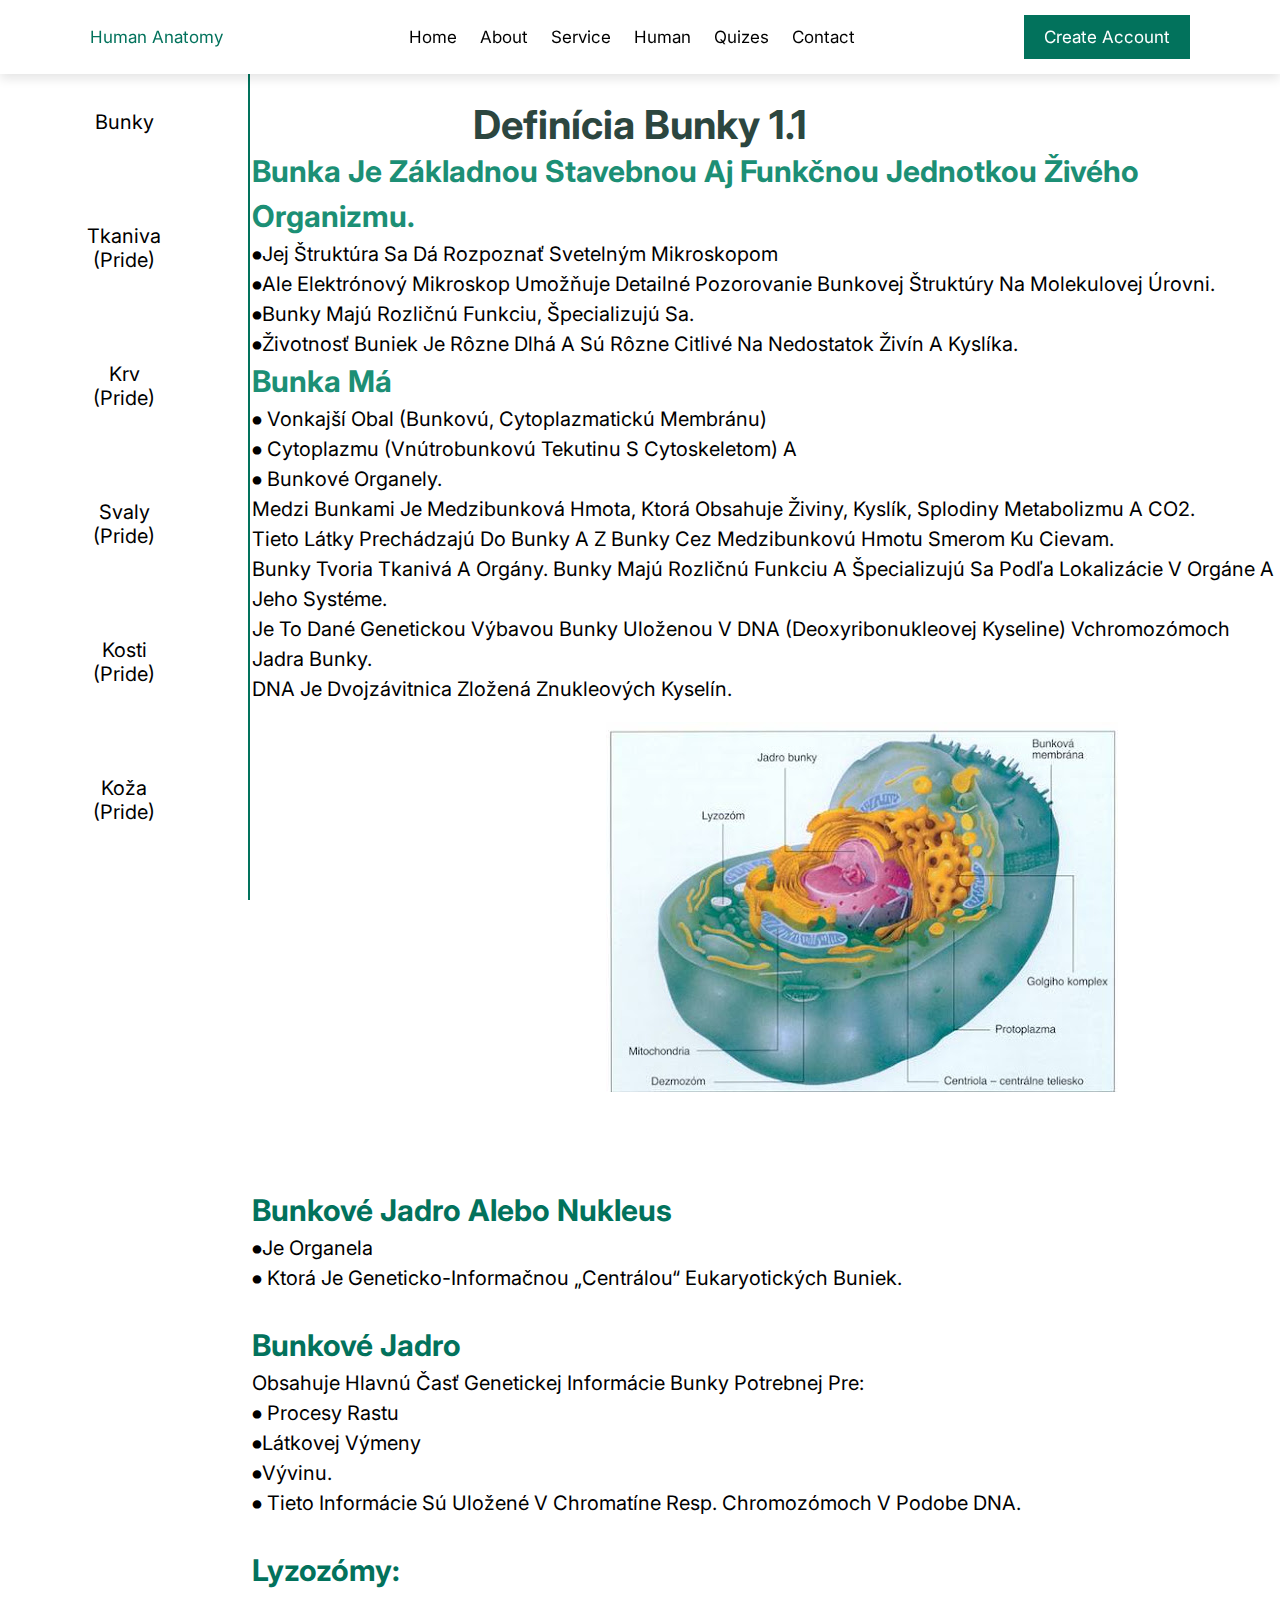
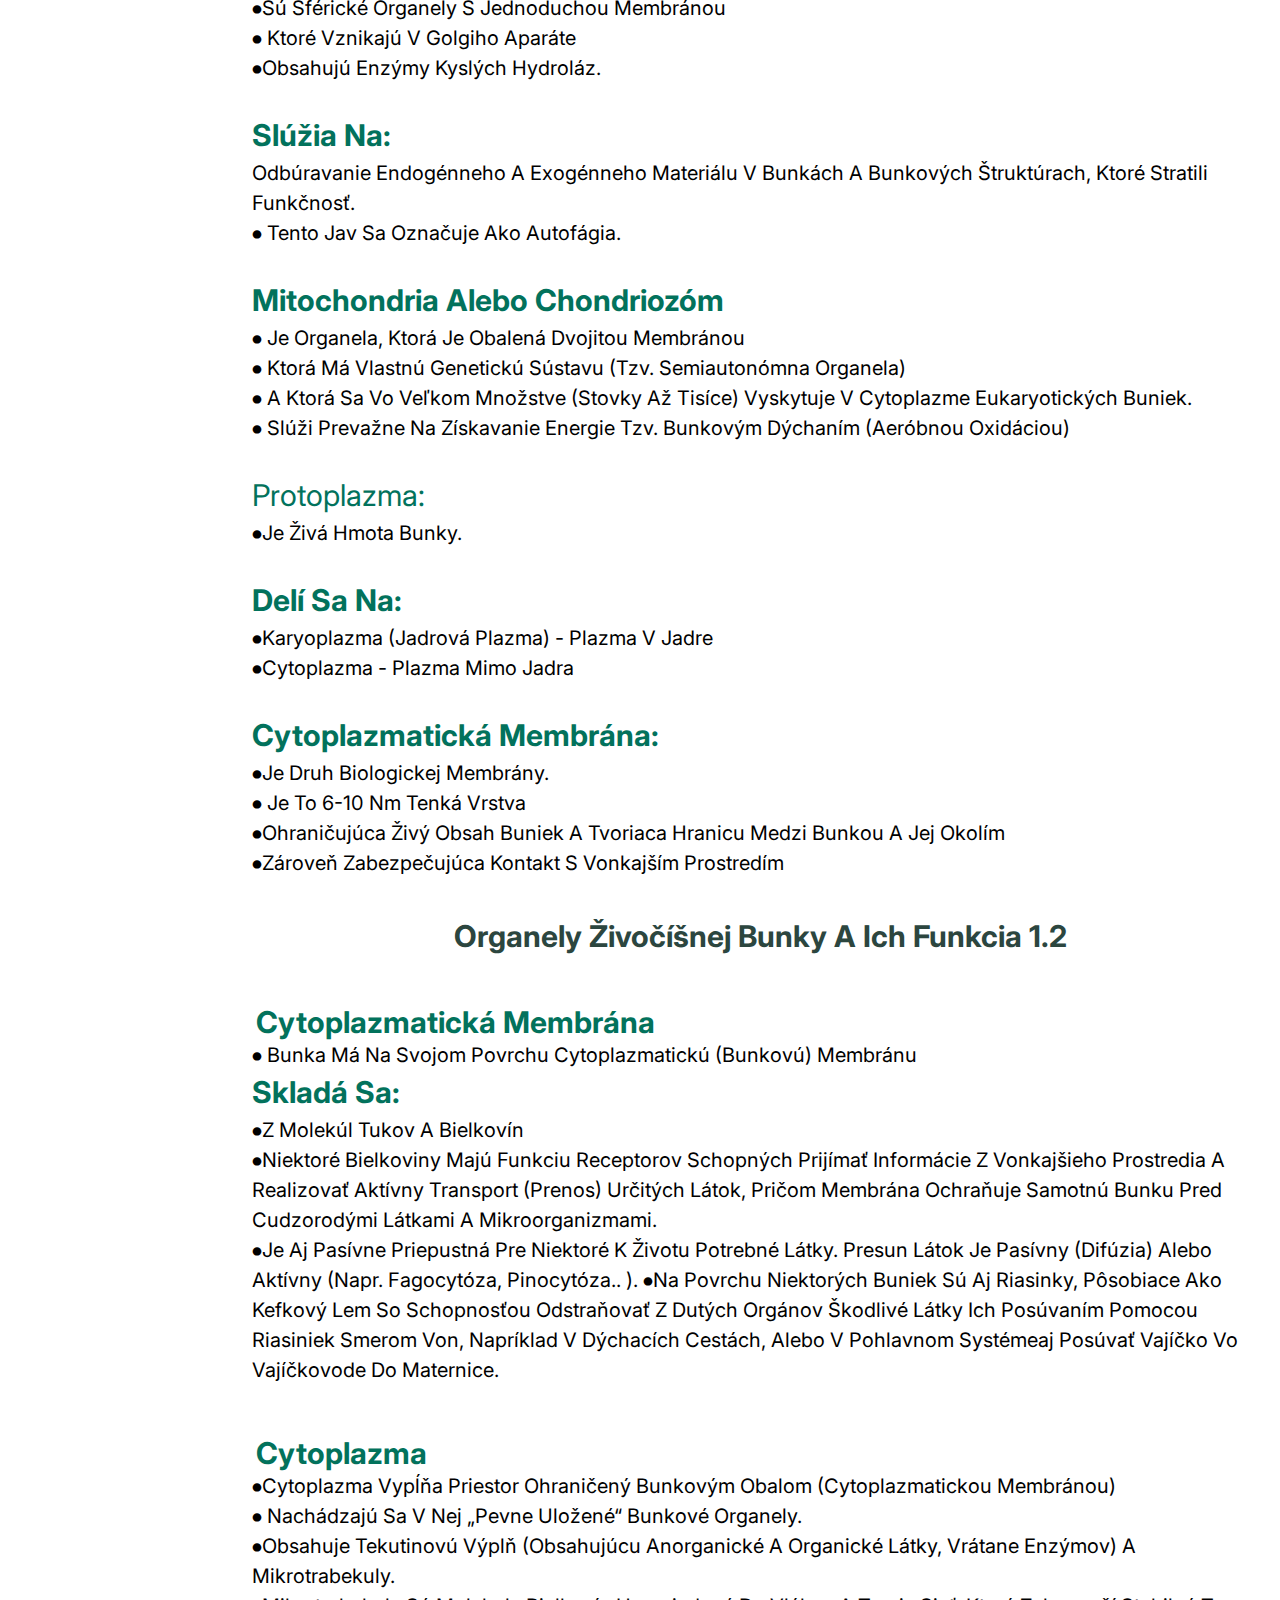
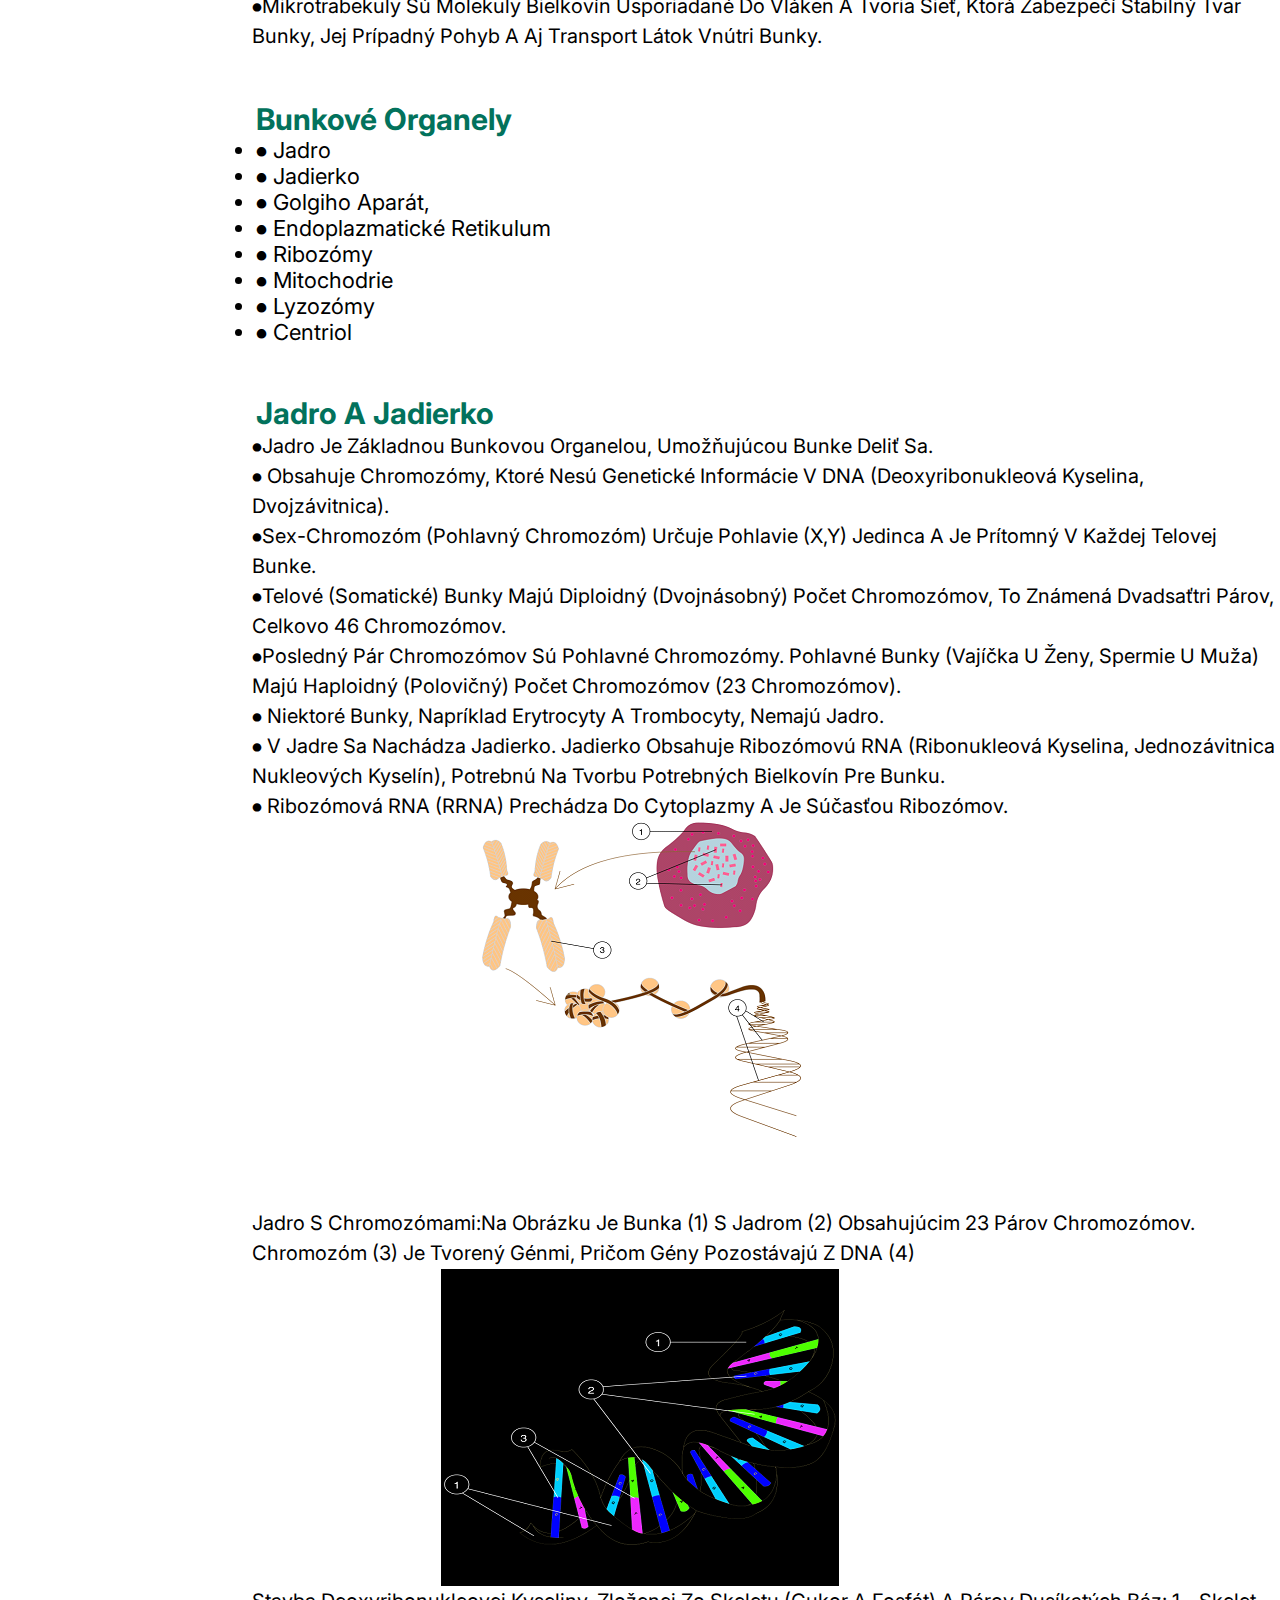
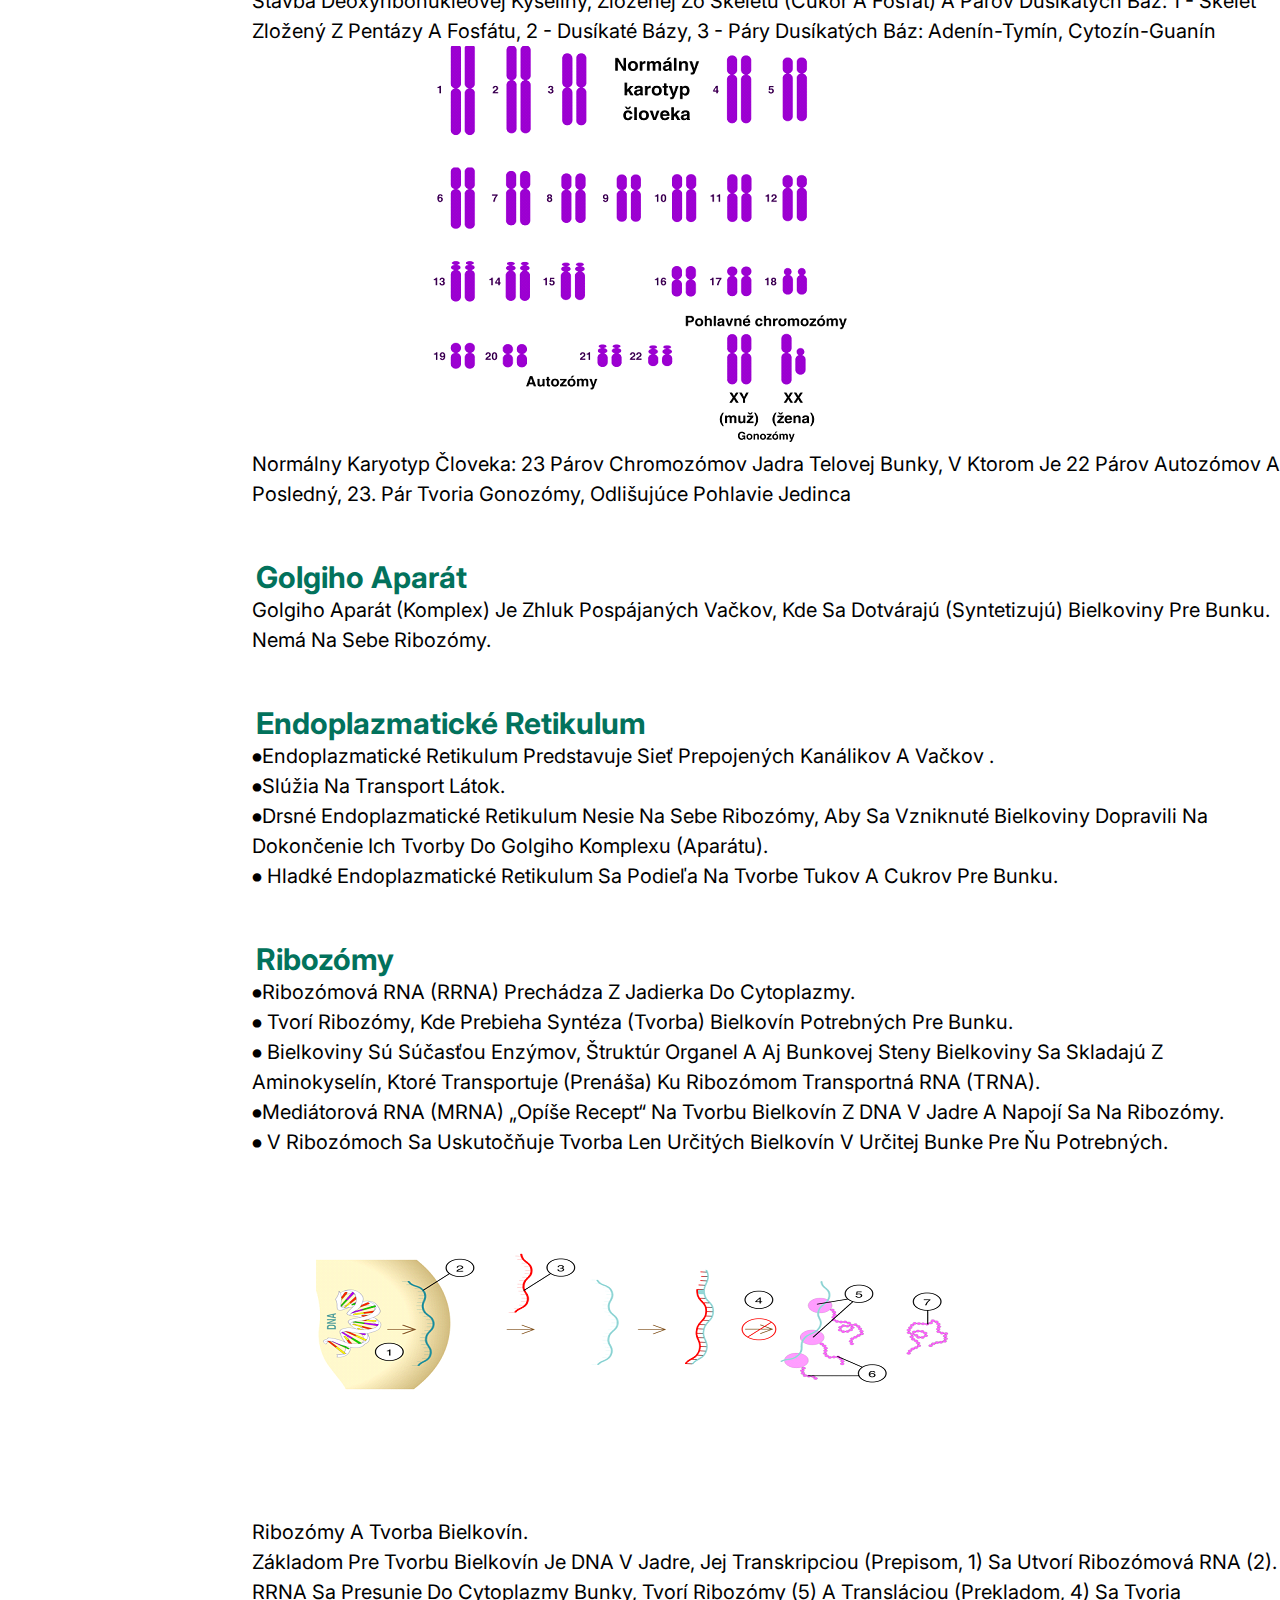
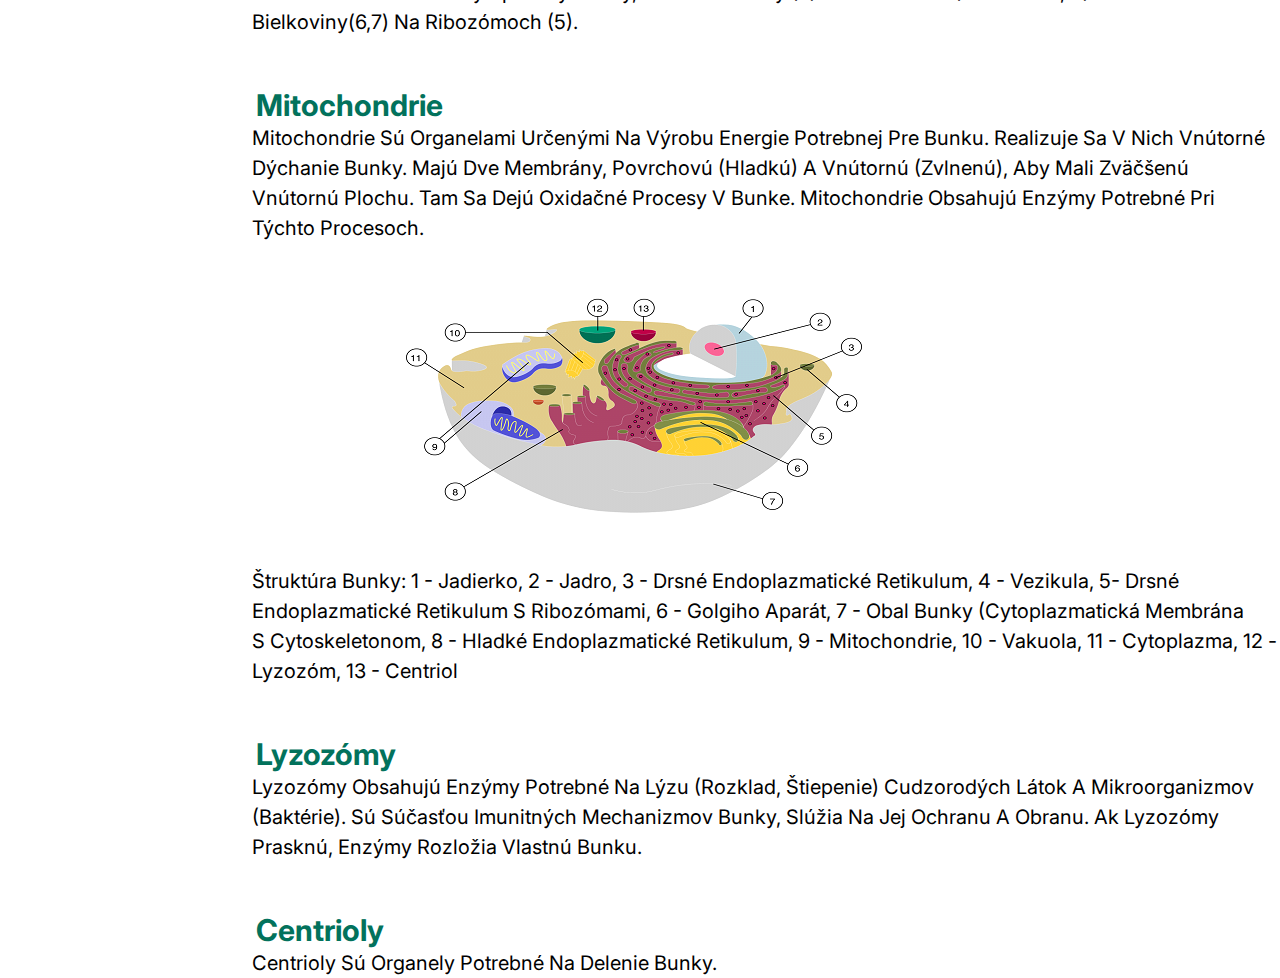
<file: idk/Body.html>
<!DOCTYPE html>
<html lang="en">
<head>
  <meta charset="UTF-8">
  <title>Title</title>
  <link rel="stylesheet" href="../css/style.css">
  <link rel="stylesheet" href="../css/Body.css">

</head>
<body>
<!-- Paste the navigation bar code here -->

<header>
  <div class="logo">Human Anatomy</div>
  <nav class="navbar">
    <a href="../index.html">Home</a>
    <a href="#About">About</a>
    <a href="#Service">Service</a>
    <div class="dropdown">
      <a href="#Human">Human</a>
      <div class="dropdown-content">
        <a href="Body.html">Body</a>
        <a href="../idk/Lower%20Body.html">Lower Body</a>
      </div>
    </div>
    <div class="dropdown">
      <a href="#Quizes">Quizes</a>
      <div class="dropdown-content">
        <a href="#Question1">TO BE MADE</a>
        <a href="#Question2">TO BE MADE</a>
      </div>
    </div>
    <a href="#Contact">Contact</a>
  </nav>
  <div class="right-icons">
    <div id="menu-bars" class="fas fa-bars"></div>
    <div class="btn">Create Account</div>
  </div>

</header>

<section class="upper_body">
  <div class="text-container">
    <div clas="text-wrapper">
    <h1>Definícia Bunky 1.1</h1>

    <p><span class="bunkablabla">Bunka je základnou stavebnou aj funkčnou jednotkou živého organizmu.</span><br>
      ⦁Jej štruktúra sa dá rozpoznať svetelným mikroskopom <br>
      ⦁ale elektrónový mikroskop umožňuje detailné pozorovanie bunkovej štruktúry na molekulovej úrovni.<br>
      ⦁Bunky majú rozličnú funkciu, špecializujú sa.<br>
      ⦁Životnosť buniek je rôzne dlhá a sú rôzne citlivé na nedostatok živín a kyslíka.
    </p>

    <p class="p1"><span class="bunka-ma">Bunka má</span><br>
      ⦁	vonkajší obal (bunkovú, cytoplazmatickú membránu) <br>

      ⦁	cytoplazmu (vnútrobunkovú tekutinu s cytoskeletom) a<br>

      ⦁	bunkové organely.<br>

      Medzi bunkami je medzibunková hmota, ktorá obsahuje živiny, kyslík, splodiny metabolizmu a CO2.<br>
      Tieto látky prechádzajú do bunky a z bunky cez medzibunkovú hmotu smerom ku cievam.<br>
      Bunky tvoria tkanivá a orgány. Bunky majú rozličnú funkciu a špecializujú sa podľa lokalizácie v orgáne a jeho systéme.<br>
      Je to dané genetickou výbavou bunky uloženou v DNA (deoxyribonukleovej kyseline) vchromozómoch jadra bunky.<br>
      DNA je dvojzávitnica zložená znukleových kyselín.<br>
    </p>
<div class="image-wrapper">
    <img src="../unnamed.jpg" alt="bunka cloveka" class="image1">
</div>
  </div>

    <p><span class="nucleus">Bunkové jadro alebo nukleus</span> <br>
      ⦁je organela <br>
      ⦁ ktorá je geneticko-informačnou „centrálou“ eukaryotických buniek.<br>
<br>
      <span class="Jadro"> Bunkové jadro </span><br>
      obsahuje hlavnú časť genetickej informácie bunky potrebnej pre: <br>
         ⦁ procesy rastu<br>
         ⦁látkovej výmeny <br>
         ⦁vývinu.<br>
      ⦁ Tieto informácie sú uložené v chromatíne resp. chromozómoch v podobe DNA.<br>
      <br>

      <span class="Lyzomy"> Lyzozómy:</span><br>
      ⦁sú sférické organely s jednoduchou membránou<br>
      ⦁  ktoré vznikajú v Golgiho aparáte<br>
      ⦁Obsahujú enzýmy kyslých hydroláz.<br>
      <br>
      <span class="služia">Slúžia na:</span> <br>odbúravanie endogénneho a exogénneho materiálu v bunkách a bunkových štruktúrach, ktoré stratili funkčnosť.<br>
      ⦁ Tento jav sa označuje ako autofágia.<br>

        <br>
     <span class="Mitochondria"> Mitochondria alebo chondriozóm</span><br>
      ⦁ je organela, ktorá je obalená dvojitou membránou<br>
      ⦁ ktorá má vlastnú genetickú sústavu (tzv. semiautonómna organela)<br>
      ⦁ a ktorá sa vo veľkom množstve (stovky až tisíce) vyskytuje v cytoplazme eukaryotických buniek.<br>
      ⦁ Slúži prevažne na získavanie energie tzv. bunkovým dýchaním (aeróbnou oxidáciou)<br>
    <br>

      <span class="Protoplazma">Protoplazma:</span> <br>
      ⦁je živá hmota bunky.<br>
<br>

      <span class="Delisa">Delí sa na:</span><br>

      ⦁karyoplazma (jadrová plazma) - plazma v jadre<br>
      ⦁cytoplazma - plazma mimo jadra<br>
      <br>


      <span class="Cytoplazmatickamem">Cytoplazmatická membrána:</span> <br>
      ⦁je druh biologickej membrány. <br>
      ⦁ Je to 6-10 nm tenká vrstva<br>
      ⦁ohraničujúca živý obsah buniek a tvoriaca hranicu medzi bunkou a jej okolím<br>
      ⦁zároveň zabezpečujúca kontakt s vonkajším prostredím<br>

    </p>
    <h1 class="h12">Organely živočíšnej bunky a ich funkcia 1.2 </h1>
    <h3>Cytoplazmatická membrána</h3>
    <p>
      ⦁ Bunka má na svojom povrchu cytoplazmatickú (bunkovú) membránu<br>
      <span class="sklada sa">skladá sa:</span><br>
      ⦁z molekúl tukov a bielkovín<br>
      ⦁Niektoré bielkoviny majú funkciu receptorov schopných prijímať informácie z vonkajšieho prostredia a realizovať aktívny transport (prenos) určitých látok, pričom membrána ochraňuje samotnú bunku pred cudzorodými látkami a mikroorganizmami.
     <br> ⦁Je aj pasívne priepustná pre niektoré k životu potrebné látky. Presun látok je pasívny (difúzia) alebo aktívny (napr. fagocytóza, pinocytóza.. ).
      ⦁Na povrchu niektorých buniek sú aj riasinky, pôsobiace ako kefkový lem so schopnosťou odstraňovať z dutých orgánov škodlivé látky ich posúvaním pomocou riasiniek smerom von, napríklad v dýchacích cestách, alebo v pohlavnom systémeaj posúvať vajíčko vo vajíčkovode do maternice.

    </p>

    <h3>Cytoplazma</h3>
    <p>⦁Cytoplazma vypĺňa priestor ohraničený bunkovým obalom (cytoplazmatickou membránou) <br>
      ⦁ nachádzajú sa v nej „pevne uložené“ bunkové organely.
      <br> ⦁Obsahuje tekutinovú výplň (obsahujúcu anorganické a organické látky, vrátane enzýmov) a mikrotrabekuly.
      <br> ⦁mikrotrabekuly sú molekuly bielkovín usporiadané do vláken a tvoria sieť, ktorá zabezpečí stabilný tvar bunky, jej prípadný pohyb a aj transport látok vnútri bunky.</p>

    <h3>Bunkové organely</h3>
    <ul class="list1">
      <li>⦁	jadro</li>
      <li>⦁	jadierko</li>
      <li>⦁	Golgiho aparát,</li>
      <li>⦁	endoplazmatické retikulum</li>
      <li>⦁	ribozómy</li>
      <li>⦁	mitochodrie</li>
      <li>⦁	lyzozómy</li>
      <li>⦁	centriol</li>
    </ul>

    <h3>Jadro a Jadierko</h3>
  <p>⦁Jadro je základnou bunkovou organelou, umožňujúcou bunke deliť sa.<br>
    ⦁ Obsahuje chromozómy, ktoré nesú genetické informácie v DNA (deoxyribonukleová kyselina, dvojzávitnica).<br>
    ⦁Sex-chromozóm (pohlavný chromozóm) určuje pohlavie (X,Y) jedinca a je prítomný v každej telovej bunke.<br>
    ⦁Telové (somatické) bunky majú diploidný (dvojnásobný) počet chromozómov, to známená dvadsaťtri párov, celkovo 46 chromozómov.<br>
    ⦁Posledný pár chromozómov sú pohlavné chromozómy. Pohlavné bunky (vajíčka u ženy, spermie u muža) majú haploidný (polovičný) počet chromozómov (23 chromozómov).<br>
    ⦁ Niektoré bunky, napríklad erytrocyty a trombocyty, nemajú jadro.<br>
     ⦁ V jadre sa nachádza jadierko. Jadierko obsahuje ribozómovú RNA (ribonukleová kyselina, jednozávitnica nukleových kyselín), potrebnú na tvorbu potrebných bielkovín pre bunku.<br>
    ⦁ Ribozómová RNA (rRNA) prechádza do cytoplazmy a je súčasťou ribozómov.
    </p>
  <img src="../idkbro%20jadro.png" alt="jadro" class="image2">
    <p>Jadro s chromozómami:na obrázku je bunka (1) s jadrom (2) obsahujúcim 23 párov chromozómov. Chromozóm (3) je tvorený génmi, pričom gény pozostávajú z DNA (4)<br>
    </p>
    <img src="../idk2bro.png" alt="jadierko" class="image3">
    <p>Stavba deoxyribonukleovej kyseliny, zloženej zo skeletu (cukor a fosfát) a párov dusíkatých báz: 1 - skelet zložený z pentázy a fosfátu, 2 - dusíkaté bázy, 3 - páry dusíkatých báz: adenín-tymín, cytozín-guanín
    </p>
    <img src="../idkbro3.png" alt="jadierko" class="image4">
    <p>Normálny karyotyp človeka: 23 párov chromozómov jadra telovej bunky, v ktorom je 22 párov autozómov a posledný, 23. pár tvoria gonozómy, odlišujúce pohlavie jedinca
    </p>

    <h3>Golgiho aparát</h3>
    <p>Golgiho aparát (komplex) je zhluk pospájaných vačkov, kde sa dotvárajú (syntetizujú) bielkoviny pre bunku. Nemá na sebe ribozómy.
    </p>

    <h3>Endoplazmatické retikulum</h3>
    <p>⦁Endoplazmatické retikulum predstavuje sieť prepojených kanálikov a vačkov .<br>
      ⦁Slúžia na transport látok.<br>
      ⦁Drsné endoplazmatické retikulum nesie na sebe ribozómy, aby sa vzniknuté bielkoviny dopravili na dokončenie ich tvorby do Golgiho komplexu (aparátu).<br>
      ⦁ Hladké endoplazmatické retikulum sa podieľa na tvorbe tukov a cukrov pre bunku.<br>
    </p>

    <h3>Ribozómy</h3>
    <p>⦁Ribozómová RNA (rRNA) prechádza z jadierka do cytoplazmy.<br>
      ⦁ Tvorí ribozómy, kde prebieha syntéza (tvorba) bielkovín potrebných pre bunku.<br>
      ⦁ Bielkoviny sú súčasťou enzýmov, štruktúr organel a aj bunkovej steny Bielkoviny sa skladajú z aminokyselín, ktoré transportuje (prenáša) ku ribozómom transportná RNA (tRNA).<br>
      ⦁Mediátorová RNA (mRNA) „opíše recept“ na tvorbu bielkovín z DNA v jadre a napojí sa na ribozómy.<br>
      ⦁ V ribozómoch sa uskutočňuje tvorba len určitých bielkovín v určitej bunke pre ňu potrebných.<br>
    </p>
    <img src="../idkbro4.png" alt="ribosomy" class="image5">
    <p>Ribozómy a tvorba bielkovín. <br>
      Základom pre tvorbu bielkovín je DNA v jadre, jej transkripciou (prepisom, 1) sa utvorí ribozómová RNA (2). rRNA sa presunie do cytoplazmy bunky, tvorí ribozómy (5) a transláciou (prekladom, 4) sa tvoria bielkoviny(6,7) na ribozómoch (5).

    </p>

    <h3>Mitochondrie</h3>
    <p>
      Mitochondrie sú organelami určenými na výrobu energie potrebnej pre bunku. Realizuje sa v nich vnútorné dýchanie bunky. Majú dve membrány, povrchovú (hladkú) a vnútornú (zvlnenú), aby mali zväčšenú vnútornú plochu. Tam sa dejú oxidačné procesy v bunke. Mitochondrie obsahujú enzýmy potrebné pri týchto procesoch.

    </p>
    <img src="../idkbro5.png" alt="mitochondria" class="image6">
    <p>Štruktúra bunky: 1 - jadierko, 2 - jadro, 3 - drsné endoplazmatické retikulum, 4 - vezikula, 5- drsné endoplazmatické retikulum s ribozómami, 6 - Golgiho aparát, 7 - obal bunky (cytoplazmatická membrána s cytoskeletonom, 8 - hladké endoplazmatické retikulum,
      9 - mitochondrie, 10 - vakuola, 11 - cytoplazma, 12 - lyzozóm, 13 - centriol
    </p>

    <h3>Lyzozómy</h3>
    <p>Lyzozómy obsahujú enzýmy potrebné na lýzu (rozklad, štiepenie) cudzorodých látok a mikroorganizmov (baktérie). Sú súčasťou imunitných mechanizmov bunky, slúžia na jej ochranu a obranu. Ak lyzozómy prasknú, enzýmy rozložia vlastnú bunku.
    </p>

    <h3>Centrioly</h3>
    <p>Centrioly sú organely potrebné na delenie bunky.
    </p>
  </div>
</section>
<div class="sidebar">
  <ul>
    <li><a href="#">Bunky</a></li>
    <li><a href="#">Tkaniva<br>(Pride)</a></li>
    <li><a href="#">Krv<br>(Pride)</a></li>
    <li><a href="#">Svaly<br>(Pride)</a></li>
    <li><a href="#">Kosti<br>(Pride)</a></li>
    <li><a href="#">Koža<br>(Pride)</a></li>


  </ul>
</div>




</body>
</html>
</file>
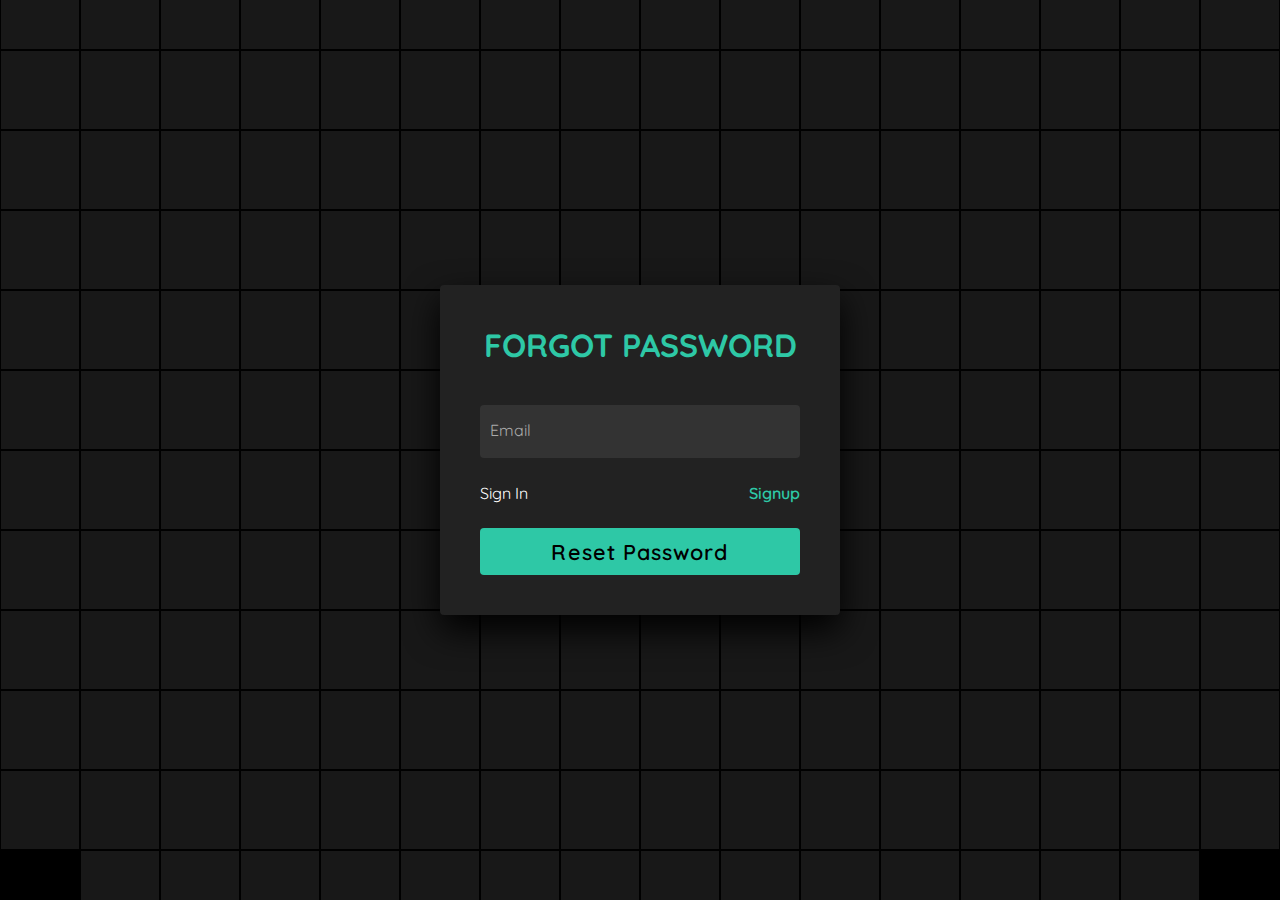
<file: idk/forgot password.html>
<!doctype html>
<html lang="en">
<head>
  <meta charset="UTF-8">
  <title>CodePen - Animated Forgot Password Form using Html & CSS Only</title>
  <link rel="stylesheet" href="../css/login.css">
</head>
<body>
<!-- partial:index.partial.html -->
<section>
  <span></span> <span></span> <span></span> <span></span> <span></span> <span></span> <span></span> <span></span> <span></span> <span></span>
  <span></span> <span></span> <span></span> <span></span> <span></span> <span></span> <span></span> <span></span> <span></span> <span></span>
  <span></span> <span></span> <span></span> <span></span> <span></span> <span></span> <span></span> <span></span> <span></span> <span></span>
  <span></span> <span></span> <span></span> <span></span> <span></span> <span></span> <span></span> <span></span> <span></span> <span></span>
  <span></span> <span></span> <span></span> <span></span> <span></span> <span></span> <span></span> <span></span> <span></span> <span></span>
  <span></span> <span></span> <span></span> <span></span> <span></span> <span></span> <span></span> <span></span> <span></span> <span></span>
  <span></span> <span></span> <span></span> <span></span> <span></span> <span></span> <span></span> <span></span> <span></span> <span></span>
  <span></span> <span></span> <span></span> <span></span> <span></span> <span></span> <span></span> <span></span> <span></span> <span></span>
  <span></span> <span></span> <span></span> <span></span> <span></span> <span></span> <span></span> <span></span> <span></span> <span></span>
  <span></span> <span></span> <span></span> <span></span> <span></span> <span></span> <span></span> <span></span> <span></span> <span></span>
  <span></span> <span></span> <span></span> <span></span> <span></span> <span></span> <span></span> <span></span> <span></span> <span></span>
  <span></span> <span></span> <span></span> <span></span> <span></span> <span></span> <span></span> <span></span> <span></span> <span></span>
  <span></span> <span></span> <span></span> <span></span> <span></span> <span></span> <span></span> <span></span> <span></span> <span></span>
  <span></span> <span></span> <span></span> <span></span> <span></span> <span></span> <span></span> <span></span> <span></span> <span></span>
  <span></span> <span></span> <span></span> <span></span> <span></span> <span></span> <span></span> <span></span> <span></span> <span></span>
  <span></span> <span></span> <span></span> <span></span> <span></span> <span></span> <span></span> <span></span> <span></span> <span></span>
  <span></span> <span></span> <span></span> <span></span> <span></span> <span></span> <span></span> <span></span> <span></span> <span></span>
  <span></span> <span></span> <span></span> <span></span> <span></span> <span></span> <span></span> <span></span> <span></span> <span></span>
  <span></span> <span></span> <span></span> <span></span> <span></span> <span></span> <span></span> <span></span> <span></span> <span></span>
  <div class="signin">
    <div class="content">
      <h2>Forgot Password</h2>
      <div class="form">
        <div class="inputBox">
          <input type="email" required> <i>Email</i>
        </div>
        <div class="links">
          <a href="../idk/sign%20in.html">Sign In</a>
          <a href="../idk/login.html">Signup</a>
        </div>
        <div class="inputBox">
          <input type="submit" value="Reset Password">
        </div>
      </div>
    </div>
  </div>
</section>
<!-- partial -->
</body>
</html>
</file>
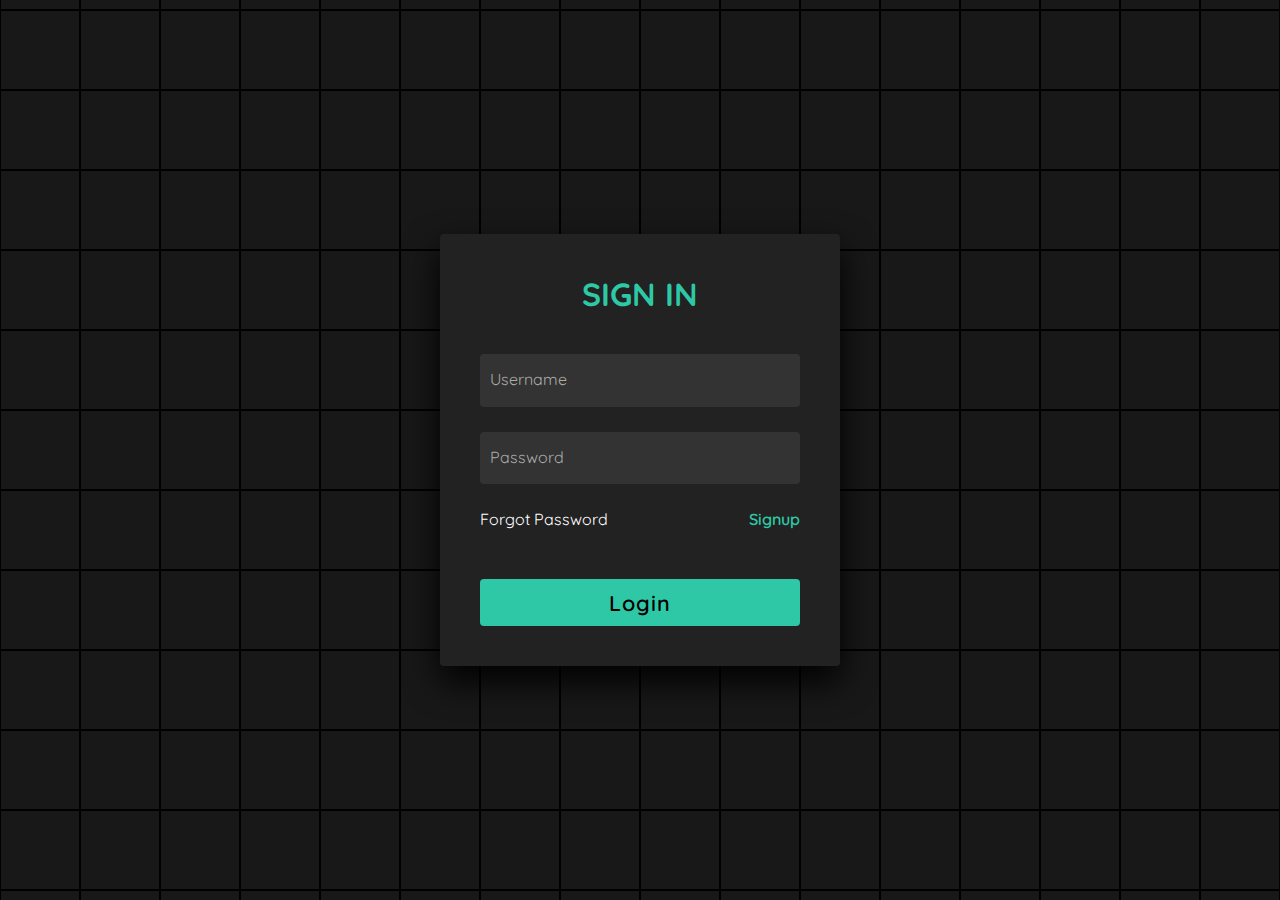
<file: idk/login.html>
<!doctype html>
<html lang="en">
<head>
  <meta charset="UTF-8">
  <title>CodePen - Animated Login Form using Html &amp; CSS Only</title>
  <link rel="stylesheet" href="../css/login.css">
</head>
<body> <!-- partial:index.partial.html -->
<section> <span></span> <span></span> <span></span> <span></span> <span></span> <span></span> <span></span> <span></span> <span></span> <span></span> <span></span> <span></span> <span></span> <span></span> <span></span> <span></span> <span></span> <span></span> <span></span> <span></span> <span></span> <span></span> <span></span> <span></span> <span></span> <span></span> <span></span> <span></span> <span></span> <span></span> <span></span> <span></span> <span></span> <span></span> <span></span> <span></span> <span></span> <span></span> <span></span> <span></span> <span></span> <span></span> <span></span> <span></span> <span></span> <span></span> <span></span> <span></span> <span></span> <span></span> <span></span> <span></span> <span></span> <span></span> <span></span> <span></span> <span></span> <span></span> <span></span> <span></span> <span></span> <span></span> <span></span> <span></span> <span></span> <span></span> <span></span> <span></span> <span></span> <span></span> <span></span> <span></span> <span></span> <span></span> <span></span> <span></span> <span></span> <span></span> <span></span> <span></span> <span></span> <span></span> <span></span> <span></span> <span></span> <span></span> <span></span> <span></span> <span></span> <span></span> <span></span> <span></span> <span></span> <span></span> <span></span> <span></span> <span></span> <span></span> <span></span> <span></span> <span></span> <span></span> <span></span> <span></span> <span></span> <span></span> <span></span> <span></span> <span></span> <span></span> <span></span> <span></span> <span></span> <span></span> <span></span> <span></span> <span></span> <span></span> <span></span> <span></span> <span></span> <span></span> <span></span> <span></span> <span></span> <span></span> <span></span> <span></span> <span></span> <span></span> <span></span> <span></span> <span></span> <span></span> <span></span> <span></span> <span></span> <span></span> <span></span> <span></span> <span></span> <span></span> <span></span> <span></span> <span></span> <span></span> <span></span> <span></span> <span></span> <span></span> <span></span> <span></span> <span></span> <span></span> <span></span> <span></span> <span></span> <span></span> <span></span> <span></span> <span></span> <span></span> <span></span> <span></span> <span></span> <span></span> <span></span> <span></span> <span></span> <span></span> <span></span> <span></span> <span></span> <span></span> <span></span> <span></span> <span></span> <span></span> <span></span> <span></span> <span></span> <span></span> <span></span> <span></span> <span></span> <span></span> <span></span> <span></span> <span></span> <span></span> <span></span> <span></span> <span></span> <span></span> <span></span> <span></span> <span></span> <span></span> <span></span> <span></span> <span></span> <span></span> <span></span> <span></span> <span></span> <span></span> <span></span> <span></span> <span></span> <span></span> <span></span> <span></span> <span></span> <span></span> <span></span> <span></span> <span></span> <span></span> <span></span> <span></span> <span></span> <span></span> <span></span> <span></span> <span></span> <span></span> <span></span> <span></span> <span></span> <span></span> <span></span> <span></span> <span></span> <span></span> <span></span> <span></span> <span></span> <span></span> <span></span> <span></span> <span></span> <span></span> <span></span> <span></span> <span></span> <span></span> <span></span> <span></span> <span></span> <span></span> <span></span> <span></span> <span></span> <span></span> <span></span> <span></span> <span></span> <span></span> <span></span> <span></span>

  <div class="signin">
    <div class="content">
      <h2>Sign In</h2>
      <div class="form">
        <div class="inputBox">
          <input type="text" name="username" required> <i>Username</i>
        </div>
        <div class="inputBox">
          <input type="password" name="password" required> <i>Password</i>
        </div>
        <div class="links"> <a href="../idk/forgot%20password.html">Forgot Password</a> <a href="../idk/sign%20in.html ">Signup</a></div>
        <div id="errorMessage" style="color: red"></div>
        <div class="inputBox">
          <input type="submit" value="Login">
        </div>
      </div>
    </div>
  </div>
</section> <!-- partial -->
<script>
  document.querySelector("input[type='submit']").addEventListener('click', async () => {
    var username = document.querySelector("input[name='username']").value;
    var password = document.querySelector("input[name='password']").value;

    fetch("https://lukas.epxol.eu/api/login", {method: "GET", headers: {"auth-username": username, "auth-password": password}}).then(res => res.json()).then(res => {
      if(res.status == "Forbidden") {
        document.getElementById("errorMessage").innerHTML = "Auth server response:" + res.message;
        document.querySelector("input[name='password']").value = "";
      } else if(res.status == "OK") {
        window.location.href = "/human%20anatomy2%20(1)/index.html?token="+res.token;
      }
    })
  })
</script>

</body>
</html>
</file>
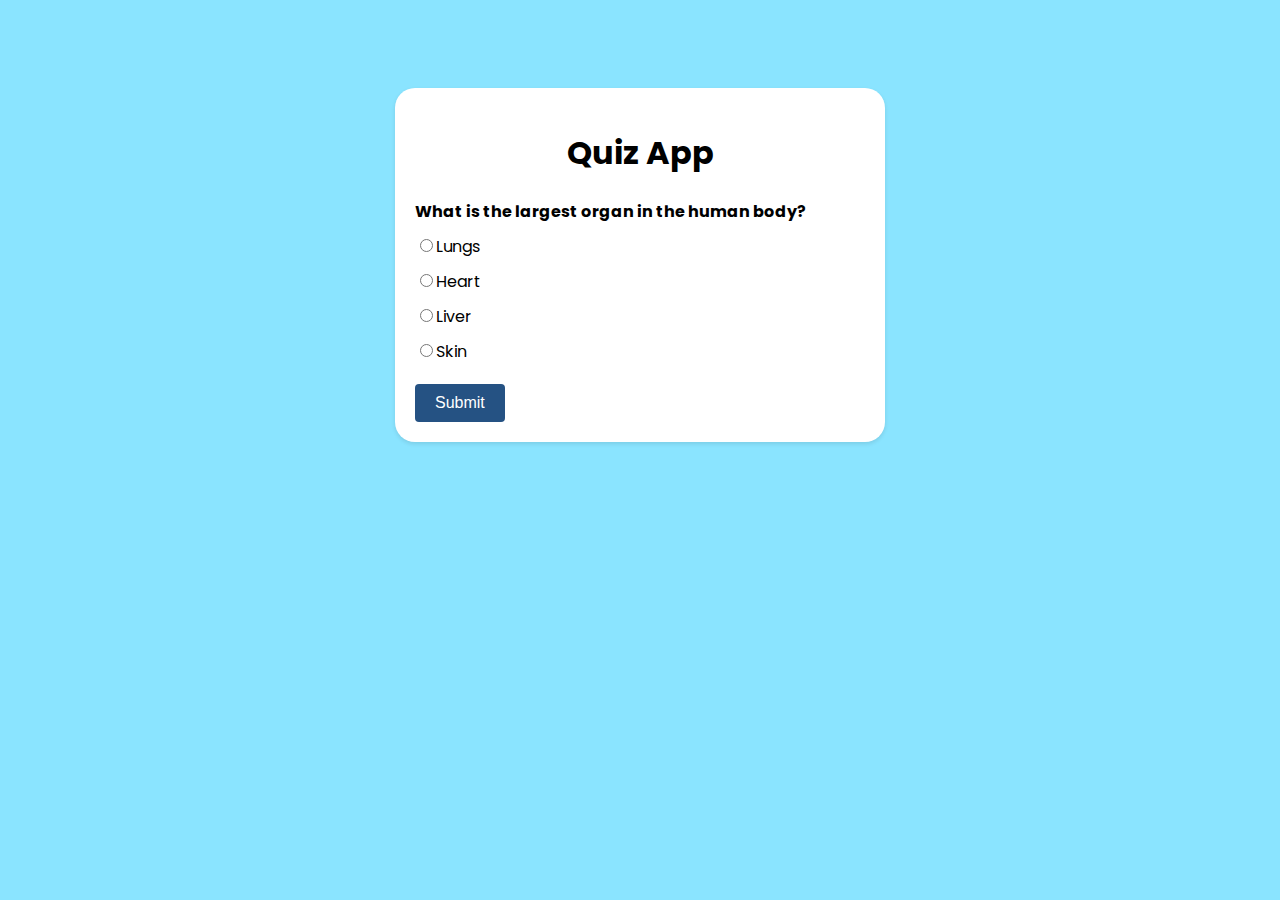
<file: idk/quizes.html>
<!DOCTYPE html>
<html>
<head>
  <title>JavaScript Quiz App</title>
  <link rel="stylesheet" href="../css/quizs.css">
</head>
<body>
<div class="container">
  <h1>Quiz App</h1>
  <div id="quiz"></div>
  <div id="result" class="result"></div>
  <button id="submit" class="button">Submit</button>
  <button id="retry" class="button hide">Retry</button>
  <button id="showAnswer" class="button hide">Show Answer</button>
</div>
<script src="../js/quizes.js"></script>
</body>
</html>
</file>
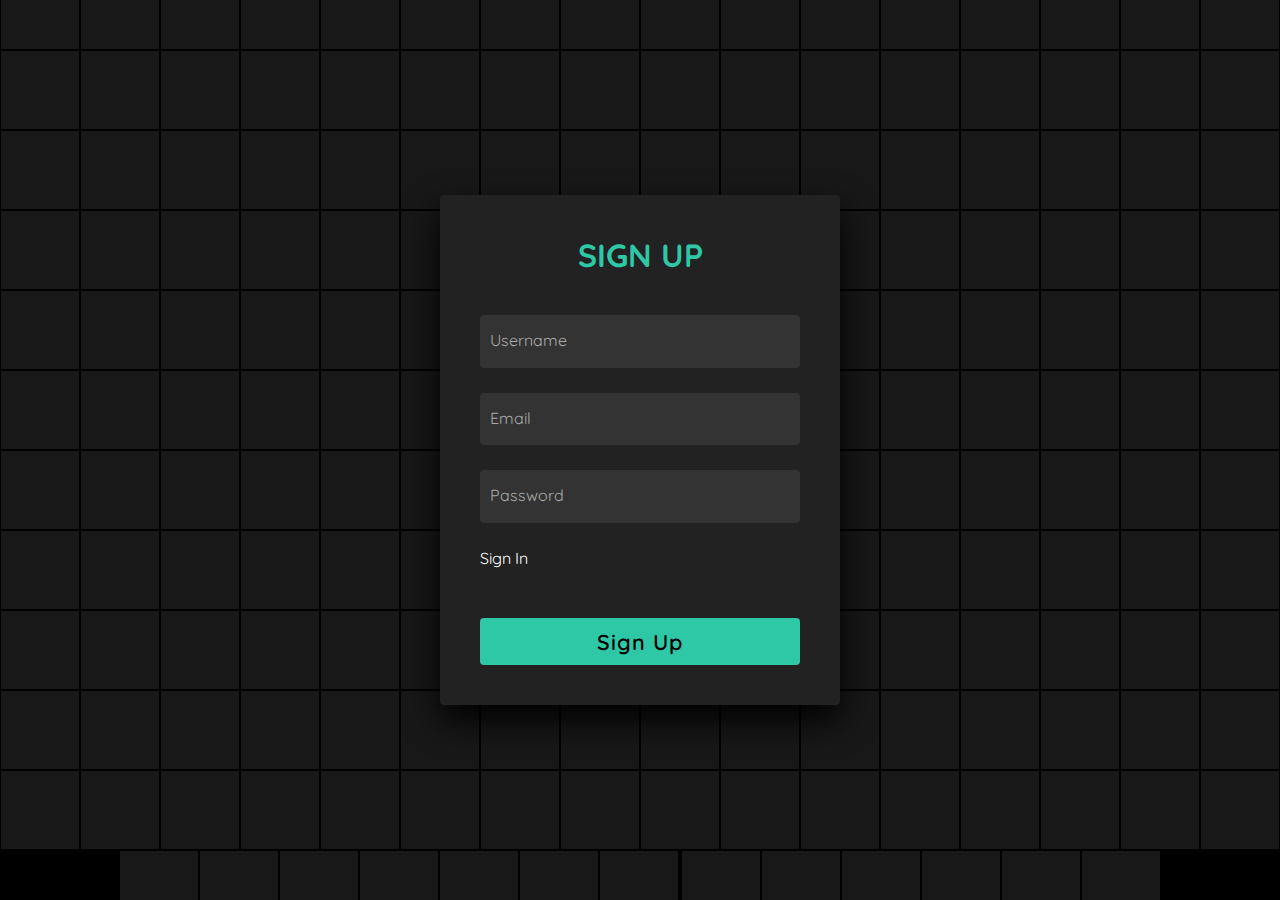
<file: idk/sign in.html>
<!doctype html>
<html lang="en">
<head>
  <meta charset="UTF-8">
  <title>CodePen - Animated Signup Form using Html & CSS Only</title>
  <link rel="stylesheet" href="../css/login.css">
</head>
<body>
<!-- partial:index.partial.html -->
<section>
  <span></span> <span></span> <span></span> <span></span> <span></span> <span></span> <span></span> <span></span> <span></span> <span></span>
  <span></span> <span></span> <span></span> <span></span> <span></span> <span></span> <span></span> <span></span> <span></span> <span></span>
  <span></span> <span></span> <span></span> <span></span> <span></span> <span></span> <span></span> <span></span> <span></span> <span></span>
  <span></span> <span></span> <span></span> <span></span> <span></span> <span></span> <span></span> <span></span> <span></span> <span></span>
  <span></span> <span></span> <span></span> <span></span> <span></span> <span></span> <span></span> <span></span> <span></span> <span></span>
  <span></span> <span></span> <span></span> <span></span> <span></span> <span></span> <span></span> <span></span> <span></span> <span></span>
  <span></span> <span></span> <span></span> <span></span> <span></span> <span></span> <span></span> <span></span> <span></span> <span></span>
  <span></span> <span></span> <span></span> <span></span> <span></span> <span></span> <span></span> <span></span> <span></span> <span></span>
  <span></span> <span></span> <span></span> <span></span> <span></span> <span></span> <span></span> <span></span> <span></span> <span></span>
  <span></span> <span></span> <span></span> <span></span> <span></span> <span></span> <span></span> <span></span> <span></span> <span></span>
  <span></span> <span></span> <span></span> <span></span> <span></span> <span></span> <span></span> <span></span> <span></span> <span></span>
  <span></span> <span></span> <span></span> <span></span> <span></span> <span></span> <span></span> <span></span> <span></span> <span></span>
  <span></span> <span></span> <span></span> <span></span> <span></span> <span></span> <span></span> <span></span> <span></span> <span></span>
  <span></span> <span></span> <span></span> <span></span> <span></span> <span></span> <span></span> <span></span> <span></span> <span></span>
  <span></span> <span></span> <span></span> <span></span> <span></span> <span></span> <span></span> <span></span> <span></span> <span></span>
  <span></span> <span></span> <span></span> <span></span> <span></span> <span></span> <span></span> <span></span> <span></span> <span></span>
  <span></span> <span></span> <span></span> <span></span> <span></span> <span></span> <span></span> <span></span> <span></span> <span></span>
  <span></span> <span></span> <span></span> <span></span> <span></span> <span></span> <span></span> <span></span> <span></span> <span></span>
  <span></span> <span></span> <span></span> <sn></sn> <span></span> <span></span> <span></span> <span></span> <span></span> <span></span>
  <div class="signin">
    <div class="content">
      <h2>Sign Up</h2>
      <div class="form">
        <div class="inputBox">
          <input type="text" required name="username"> <i>Username</i>
        </div>
        <div class="inputBox">
          <input type="email" required name="mail"> <i>Email</i>
        </div>
        <div class="inputBox">
          <input type="password" required name="password"> <i>Password</i>
        </div>
        <div class="links">
          <a href="../idk/login.html">Sign In</a>
        </div>
        <div id="errorMessage" style="color: red;"></div>
        <div class="inputBox">

          <input type="submit" value="Sign Up">

        </div>
      </div>
    </div>
  </div>
</section>
<script>
  document.querySelector("input[type='submit']").addEventListener('click', async () => {
    var username = document.querySelector("input[name='username']").value;
    var mail = document.querySelector("input[name='mail']").value;
    var password = document.querySelector("input[name='password']").value;

    fetch("https://lukas.epxol.eu/api/register", {method: "GET", headers: {"auth-username": username, "auth-mail": mail, "auth-password": password}}).then(res => res.json()).then(res => {
      if(res.status == "Forbidden") {
        document.getElementById("errorMessage").innerHTML = "Auth server response:" + res.message;
        document.querySelector("input[name='password']").value = "";
      } else if(res.status == "OK") {
        window.location.href = "/human%20anatomy2%20(1)/index.html?token="+res.token;
      }
    })
  })
</script>

</body>
</html>
</file>
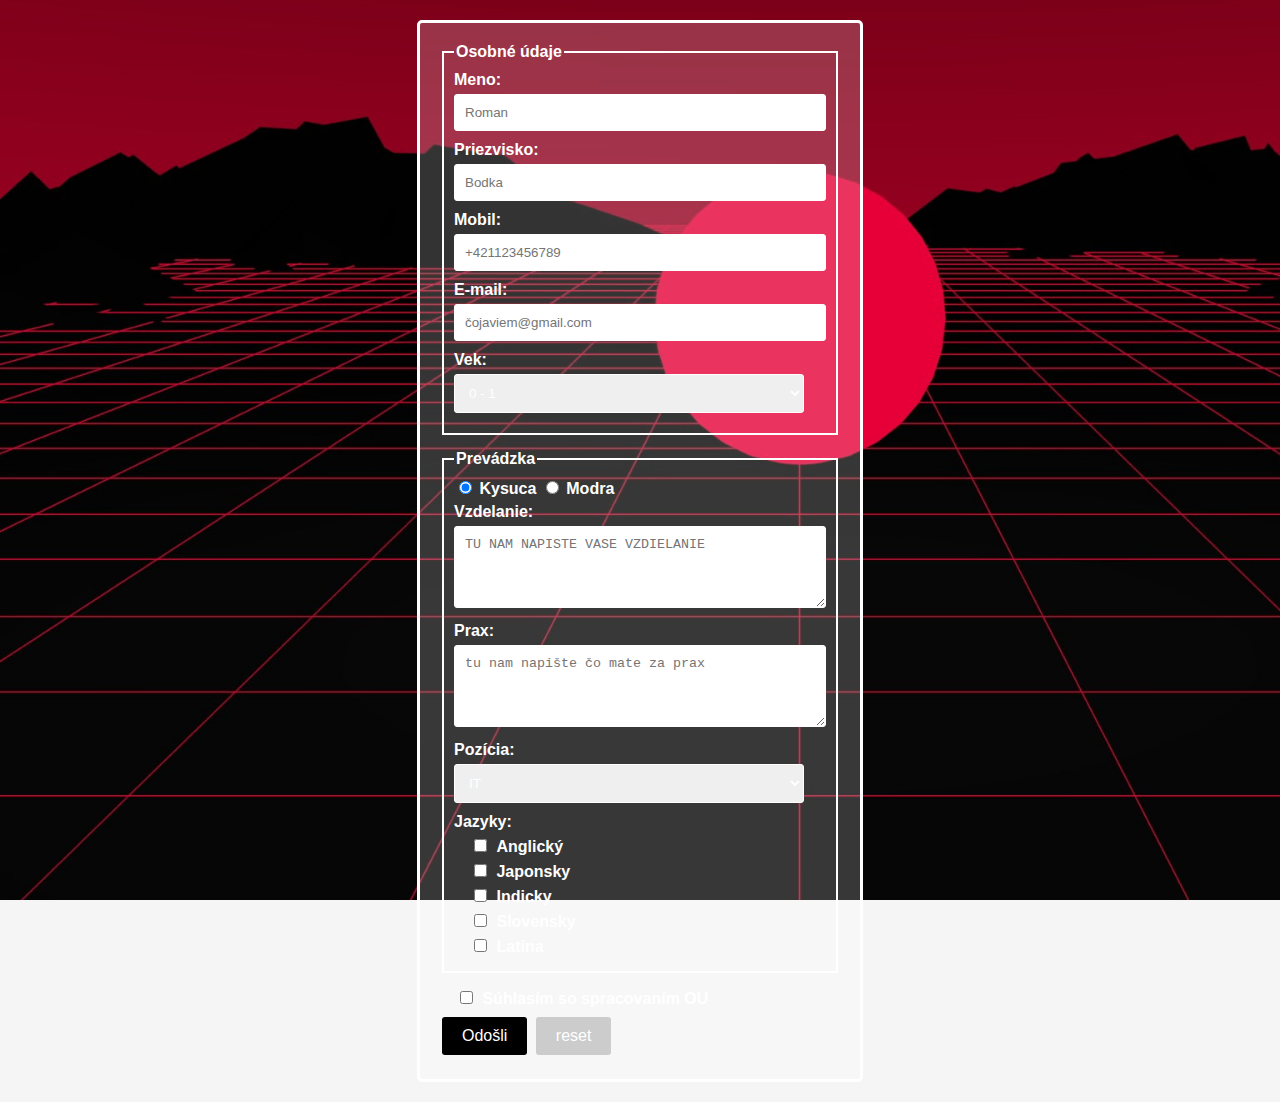
<file: ine swe veci/idk co to je.html>
<!DOCTYPE html>
<html lang="sk">
<head>
  <meta charset="UTF-8">
  <meta name="viewport" content="width=device-width, initial-scale=1.0">
  <title>Formulár</title>
  <link rel="stylesheet" href="cssss.css">
</head>
<body>

<form>
  <fieldset>
    <legend>Osobné údaje</legend>
    <label for="meno">Meno:</label>
    <input type="text" id="meno" name="meno" placeholder="Roman">
    <br>

    <label for="priezvisko">Priezvisko:</label>
    <input type="text" id="priezvisko" name="priezvisko" placeholder="Bodka">
    <br>

    <label for="mobil">Mobil:</label>
    <input type="tel" id="mobil" name="mobil" placeholder="+421123456789" pattern="[0-9]*">
    <br>

    <label for="email">E-mail:</label>
    <input type="email" id="email" name="email" placeholder="čojaviem@gmail.com"    >
    <br>

    <label for="vek">Vek:</label>
    <select id="vek" name="vek">
      <option value="0-1">0 - 1</option>
      <option value="1-1">1- 1</option>
      <option value="2-3">2 - 3</option>
      <option value="3-4">3 - 4</option>
      <option value="5+">4+</option>
    </select>
  </fieldset>

  <fieldset>
    <legend>Prevádzka</legend>
    <input type="radio" id="Kysuca" name="prevadzka" value="bratislava" checked>
    <label for="Kysuca">Kysuca</label>
    <input type="radio" id="Modra" name="prevadzka" value="banskabystrica">
    <label for="Modra">Modra</label>
    <br>

    <label for="vzdelanie">Vzdelanie:</label>
    <textarea id="vzdelanie" name="vzdelanie" placeholder="TU NAM NAPISTE VASE VZDIELANIE"></textarea>
    <br>

    <label for="prax">Prax:</label>
    <textarea id="prax" name="prax" placeholder="tu nam napište čo mate za prax"></textarea>
    <br>

    <label for="pozicia">Pozícia:</label>
    <select id="pozicia" name="pozicia">
      <option value="kuchar">IT</option>
      <option value="casnik">dizajner</option>
      <option value="manazer">masažer</option>
    </select>
    <br>

    <label>Jazyky:</label>
    <br>
    <input type="checkbox" id="anglicky" name="jazyky" value="anglicky">
    <label for="anglicky">Anglický</label>
    <br>
    <input type="checkbox" id="nemecky" name="jazyky" value="nemecky">
    <label for="nemecky">Japonsky</label>
    <br>
    <input type="checkbox" id="taliansky" name="jazyky" value="taliansky">
    <label for="taliansky">Indicky</label>
    <br>
    <input type="checkbox" id="spanielsky" name="jazyky" value="spanielsky">
    <label for="spanielsky">Slovensky</label>
    <br>
    <input type="checkbox" id="madarsky" name="jazyky" value="madarsky">
    <label for="madarsky">Latina</label>
  </fieldset>

  <label>
    <input type="checkbox" name="suhlas" value="suhlas">
    Súhlasím so spracovaním OU
  </label>
  <br>

  <button type="submit">Odošli</button>
  <button type="reset">reset</button>
</form>

</body>
</html>
</file>
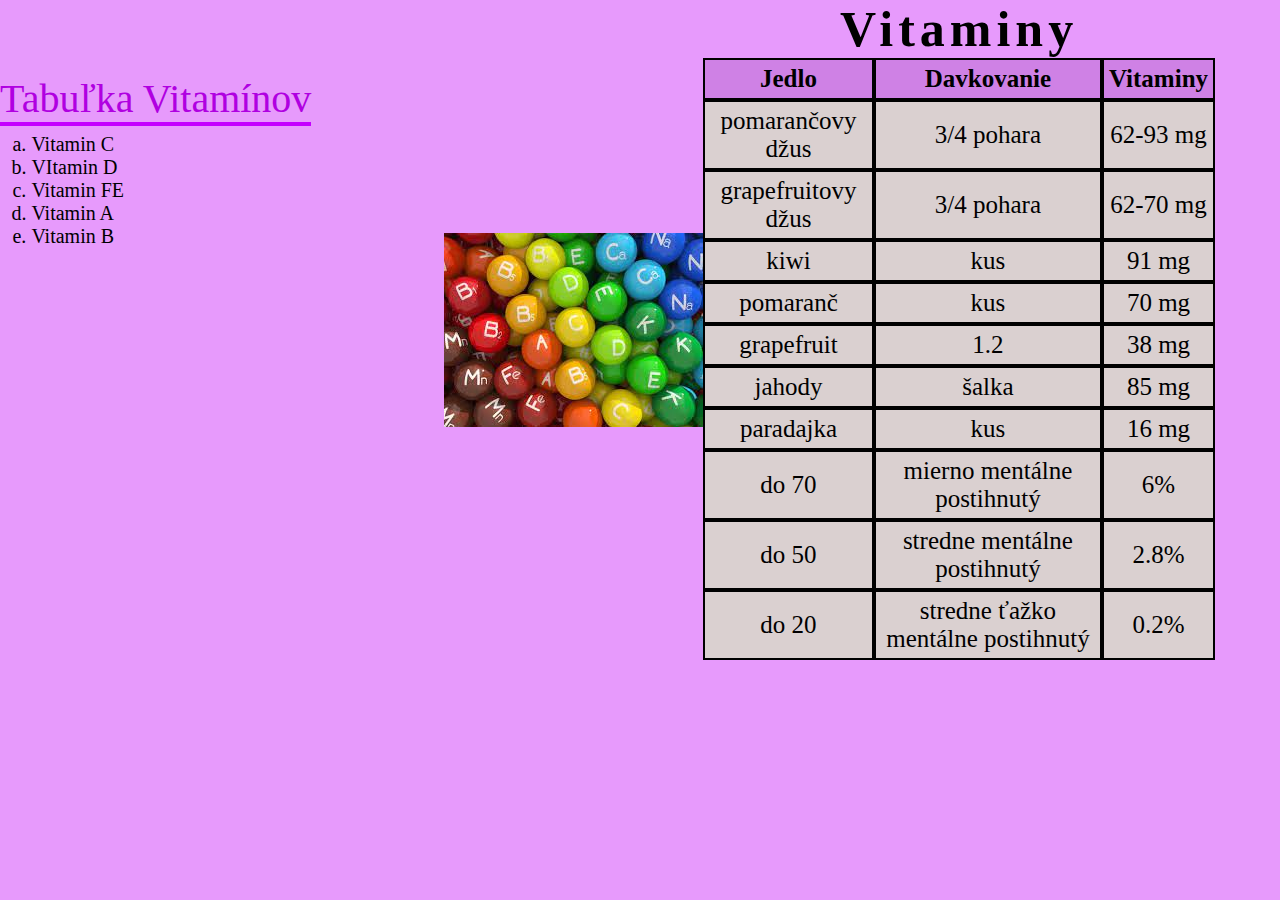
<file: ine swe veci/tabulka 2.html>
<!DOCTYPE html>
<html lang="sk" xmlns="http://www.w3.org/1999/html">
<head>
  <meta charset="UTF-8">
  <meta name="viewport" content="width=device-width, initial-scale=1.0">
  <title>Lukáš Balek</title>
  <link rel="stylesheet" href="blabla.css">
</head>

<body>
<div class="header-text">
  Tabuľka Vitamínov
</div>
<ol>
  <li>Vitamin C</li>
  <li>VItamin D</li>
  <li>Vitamin FE</li>
  <li>Vitamin A</li>
  <li>Vitamin B</li>

</ol>

<table>
  <caption class="nadpis">Vitaminy</caption>
  <img src="vitamajni.jpeg" alt="vitamins" class="vitamins">
  <thead>
  <tr class="podnapis">
    <th>Jedlo</th>
    <th>Davkovanie</th>
    <th>Vitaminy</th>
  </tr>
  </thead>
  <tbody>
  <tr class="class23">
    <td>pomarančovy džus</td>
    <td>3/4 pohara</td>
    <td>62-93 mg</td>
  </tr>
  <tr>
    <td> grapefruitovy džus</td>
    <td>3/4 pohara</td>
    <td>62-70 mg</td>
  </tr>
  <tr class="class23">
    <td >kiwi</td>
    <td>kus</td>
    <td>91 mg</td>
  </tr>
  <tr class="">
    <td>pomaranč</td>
    <td>kus</td>
    <td>70 mg</td>
  </tr>
  <tr class="class23">
    <td>grapefruit</td>
    <td>1.2</td>
    <td>38 mg</td>
  </tr>
  <tr>
    <td>jahody</td>
    <td>šalka</td>
    <td>85 mg</td>
  </tr>
  <tr class="class23">
    <td>paradajka</td>
    <td>kus</td>
    <td>16 mg</td>
  </tr>
  <tr>
    <td>do 70</td>
    <td>mierno mentálne postihnutý</td>
    <td>6%</td>
  </tr>
  <tr class="class23">
    <td>do 50</td>
    <td>stredne mentálne postihnutý</td>
    <td>2.8%</td>
  </tr>
  <tr>
    <td>do 20</td>
    <td>stredne ťažko mentálne postihnutý</td>
    <td>0.2%</td>
  </tr>
  </tbody>
</table>

</body>
</html>
</file>
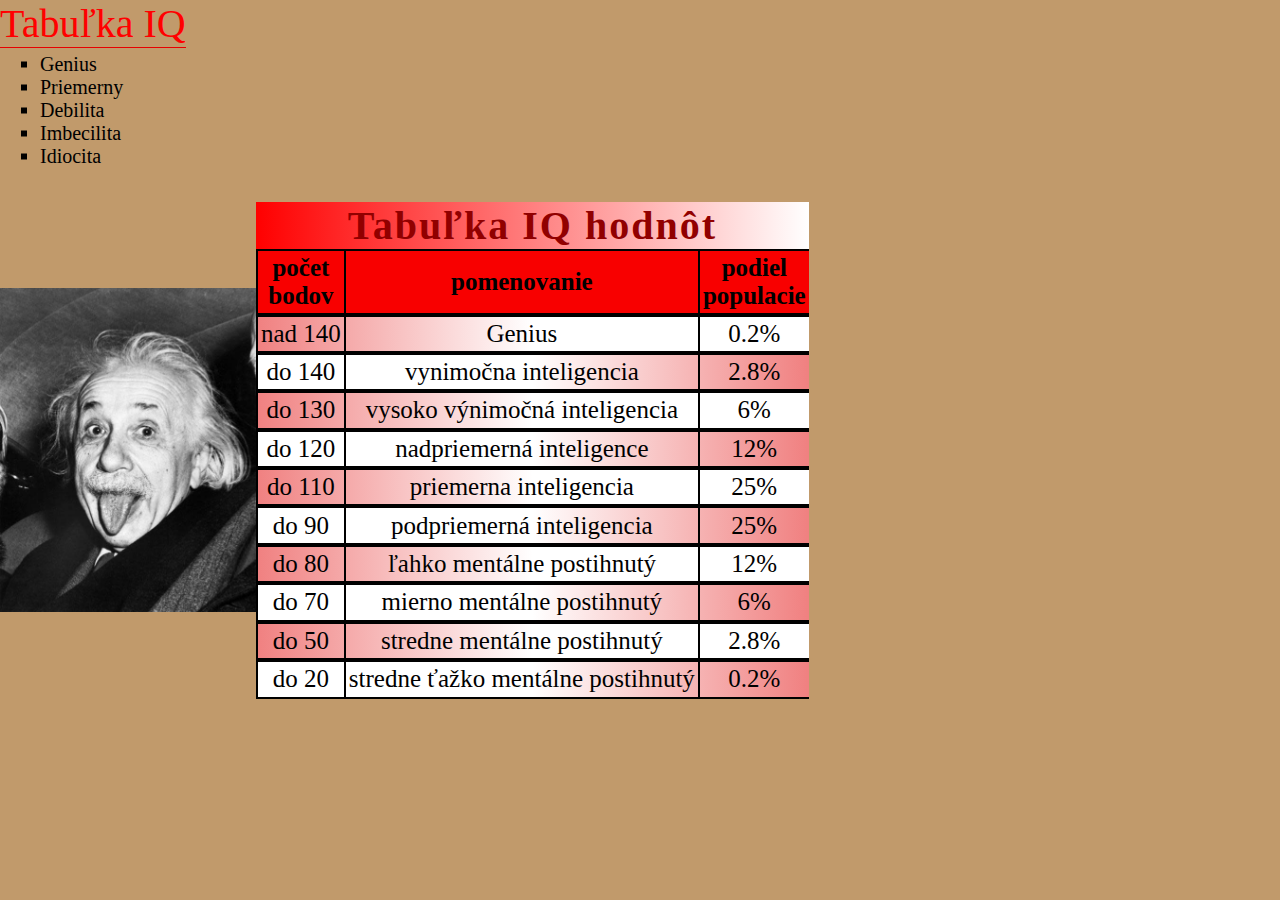
<file: ine swe veci/tabulka.html>
<!DOCTYPE html>
  <html lang="sk" xmlns="http://www.w3.org/1999/html">
  <head>
    <meta charset="UTF-8">
    <meta name="viewport" content="width=device-width, initial-scale=1.0">
    <title>Lukáš Balek</title>
    <link rel="stylesheet" href="tabulka.css">
  </head>

  <body>
  <div class="header-text">
    Tabuľka IQ
  </div>
  <ul>
    <li>Genius</li>
    <li>Priemerny</li>
    <li>Debilita</li>
    <li>Imbecilita</li>
    <li>Idiocita</li>

  </ul>
    <table>
    <caption class="nadpis">Tabuľka IQ hodnôt</caption>
    <img src="alber.jpeg" alt="Albert Einstein" class="albert">

    <thead>
    <tr class="podnapis">
      <th>počet <br>bodov</th>
      <th>pomenovanie</th>
      <th>podiel<br> populacie</th>
    </tr>
    </thead>
    <tbody>
    <tr class="class23">
      <td>nad 140</td>
      <td>Genius</td>
      <td>0.2%</td>
    </tr>
    <tr>
      <td> do 140</td>
      <td>vynimočna inteligencia</td>
      <td>2.8%</td>
    </tr>
    <tr class="class23">
      <td >do 130</td>
      <td>vysoko výnimočná inteligencia</td>
      <td>6%</td>
    </tr>
    <tr class="">
      <td>do 120</td>
      <td>nadpriemerná inteligence</td>
      <td>12%</td>
    </tr>
    <tr class="class23">
      <td>do 110</td>
      <td>priemerna inteligencia</td>
      <td>25%</td>
  </tr>
    <tr>
      <td>do 90</td>
      <td>podpriemerná inteligencia</td>
      <td>25%</td>
    </tr>
    <tr class="class23">
      <td>do 80</td>
      <td>ľahko mentálne postihnutý</td>
      <td>12%</td>
    </tr>
    <tr>
      <td>do 70</td>
      <td>mierno mentálne postihnutý</td>
      <td>6%</td>
    </tr>
    <tr class="class23">
      <td>do 50</td>
      <td>stredne mentálne postihnutý</td>
      <td>2.8%</td>
    </tr>
    <tr>
      <td>do 20</td>
      <td>stredne ťažko mentálne postihnutý</td>
      <td>0.2%</td>
    </tr>
    </tbody>
  </table>

  </body>
  </html>
</file>
<file: css/style.css>
@import url('https://fonts.googleapis.com/css2?family=Inter:wght@100..900&display=swap');

:root{
  --maincolor: #02725c;
  --secondcolor:#2ec8a6;
  --thirdcolor:#2ec8a6;
  --textcolor: #000000;

}
*{
  margin:0;
  padding:0;
  box-sizing: border-box;
  outline: none;
  border:none;
  text-decoration: none;
  text-transform: capitalize;
  transition:all .2s linear;
  font-family: "Inter", sans-serif;

}

html{
  font-size: 62.5%;
  overflow-x: hidden;
  scroll-behavior: smooth;
  scroll-padding-top: 6rem;
}
header{
  position: fixed;
  top: 0;
  left: 0;
  right: 0;

  display: flex;
  justify-content: space-between;
  align-items: center;
  padding: 1.5rem 7%;
  width: 100%;
  box-shadow: 0 .5rem 1rem rgba(0,0,0,.1);
  z-index: 1000;
  background-color: white !important;

}
.logo{
  width: 150px;
  font-size: 1.7rem;
  color: var(--maincolor);
}
.dropdown {
  position: relative;
  display: inline-block;
}

.dropdown-content {
  display: none;
  position: absolute;
  background-color: #f9f9f9;
  min-width: 160px;
  box-shadow: 0px 8px 16px 0px rgba(0,0,0,0.2);
  z-index: 1;
}

.dropdown-content a {
  color: black;
  padding: 12px 16px;
  text-decoration: none;
  display: block;
}

.dropdown:hover .dropdown-content {
  display: block;
}

.navbar a{
  color: var(--textcolor);
  font-size: 1.7rem;
  margin: 1rem;
  position: relative;
  transition: 0.5s;
}
.navbar a:hover{
  color: var(--maincolor);
}

.navbar a::after{
  content: "";
  background-color: var(--maincolor);
  width: 0;
  position: absolute;
  height: 0.2rem;
  left: 0;
  margin-top: 0.5rem;
  top: 100%;
  transition: 0.5s;
}
.navbar a:hover::after{
  width: 100%;
}

#menu-bars{
  color: var(--textcolor);
  font-smax-contentize: 2.5rem;
  cursor: pointer;
  margin-right: 1rem;
  display: none;
}
#menu-bars:hover{
  color: var(--maincolor);
}
.right-icons .btn{

  padding: 1.2rem 2rem;
  font-size: 1.7rem;
  background: var(--maincolor);
  color: white;
  text-decoration: none;
  cursor: pointer;
}
.right-icons .btn:hover{
  background-color: var(--secondcolor);
}

/* header section ended */

/* Home section started */

.main-home{
  padding: 2rem 7%;
  background-image: url(../niggaq.jpg);
  width: 100%;
  min-height: 100vh;
  background-size: cover;
  background-position: center;
  background-repeat: no-repeat;
}

.home{
  display: flex;
  justify-content: space-between;
  align-items: center;
  margin-top: 6rem;
  flex-wrap: wrap;
  gap: 1rem;
}
.home .home-left-content{
  flex: 1 1 40rem;
  margin-top: 200px
}

.home-left-content span{
  font-size: 4rem;
  color: var(--maincolor);
  padding: 1rem 0;
  font-weight: bolder;

}
.home-left-content h2{
  font-size: 48px;
  margin: 1rem 0;

}
.home-left-content p{
  font-size: 2rem;
  color: var(--textcolor);
  line-height: 3rem;

}

.home-btn{
  display: flex;
  align-items: center;
  gap: 2rem;
  margin-top: 2rem;
}
.home-btn a{
  display: inline-block;
  padding: 1.5rem 3rem;
  background-color: var(--maincolor);
  font-size: 1.7rem;
  color: white;
  transition: 0.5s ease;
}
.home-btn a:hover{
  padding: 1.5rem 2.5rem;
}


.homebtnsec{
  background:transparent !important;
  color: var(--textcolor) !important;
  border: 1px solid var(--maincolor);
}
.homebtnsec:hover{
  background-color: var(--secondcolor) !important;
  color: white !important;
}

.technology{
  padding: 3rem 7%;
}

.main-technology{
  display: flex;
  justify-content: space-between;
  flex-wrap: wrap;
  gap: 3rem;
  margin-top: -100px;
}
.inner-technology{
  flex: 1 1 300px;
  padding: 3rem 3rem;
  box-shadow: rgba(0, 0, 0, 0.24) 0px 3px 8px;
  background-image: url(../backgroung-pattern-1.png);
  background-size: cover;
  background-repeat: no-repeat;
  background-position: center;
  cursor: pointer;
  background-color: white;
  position: relative;
  z-index: 1;
}

.inner-technology span{
  width: 0;
  height: 100%;
  background-color: var(--maincolor);
  position: absolute;
  top: 0;
  left: 0;
  z-index: -1;
  transition: 0.5s;

}
.inner-technology:hover span{
  width: 100%;
}

.inner-technology:hover i{

  color: white;
}
.inner-technology:hover h2{
  color: white;
}
.inner-technology:hover p{
  color: white;
}
.inner-technology i{
  font-size: 48px;
  color: var(--maincolor);
}

.inner-technology h2{
  font-size: 2.5rem;
  padding: 1rem 0;
}
.inner-technology p{
  font-size: 1.5rem;
  line-height: 2.5rem;
  padding: 1rem 0;
}

/* home section will end */

/* About us section  */
.main-about{
  padding: 2rem 7%;
  width: 100%;
  background-image: url(../backgroung-pattern-1.png);
  background-size: cover;
  background-position: center;
  background-repeat: no-repeat;

}
.main-about .about-heading{

  text-align: center;
  font-size: 40px;
  font-weight: bolder;
  color: var(--maincolor);
  border-bottom: 2px solid var(--secondcolor);
  width: 200px;
  margin: 0 auto;
  padding: 2rem 0;

}
.inner-main-about{
  display: flex;
  align-items: center;
  flex-wrap: wrap;
  gap: 1rem;

}

.about-inner-content-left{
  flex: 1 1 40rem;
}
.about-inner-content-left img{
  width: 80%;
  padding: 1rem;
}
.about-inner-content{
  flex: 1 1 45rem;
}
.about-inner-content img{
  width: 100%;
}
.about-right-content h2{
  font-size: 30px;
  padding: 2rem 0;
  color: var(--maincolor);
  font-weight: bolder;
  line-height: 4rem;
}
.about-right-content p{
  font-size: 20px;
  padding: 1rem 0;
  color: var(--textcolor);
  font-family: "Inter", sans-serif;
  text-align: left;
  line-height: 1.5em;
}
.aboutsec-content{
  line-height: 1.5rem ;
}
.aboutbtn{
  padding: 1.5rem 3rem;
  background-color: transparent;
  border: 1px solid var(--maincolor);
  margin-top: 0.5rem;
  cursor: pointer;
  font-size: 1.5rem;
  transition: 0.5s all;
}
.aboutbtn:hover{
  background-color: var(--secondcolor);
  color: white;
  border:none;
  padding: 1.5rem 3.5rem;
}


.our-service{
  width: 100%;
  padding: 3rem 7%;
}
.service-heading h2{
  font-size: 40px;
  color: var(--maincolor);
  text-align: center;
  padding: 1rem 0;
  margin-bottom: 3rem;
}
.main-services{
  display: flex;
  align-items: center;
  flex-wrap: wrap;
  gap: 4rem;
  text-align: center;
}
.inner-services{
  flex: 1 1 300px;
  padding: 3rem 2rem;
  box-shadow: rgba(99, 99, 99, 0.2) 0px 2px 8px 0px;
  border: 2px solid var(--textcolor)


}
.inner-services:hover{
  transform: translateY(-10px);
  border-bottom: 2px solid var(--maincolor);
  background-color: var(--maincolor); /* Replace with the color you want */

  background-color: #f5f5f5;
}
.inner-services:hover .service-icon{
  width: 100px;
  height: 100px;
  border-radius: 0;
  background-color: var(--maincolor);

}
.inner-services:hover .service-icon i{
  color: white;
  transform: scale(1.1);
}

.service-icon{
  width: 100px;
  height: 100px;
  line-height: 100px;
  margin: 0 auto;
  border-radius: 50%;
  border: 2px solid var(--maincolor);
  background-color: #f5f5f5;
}
.service-icon i{
  font-size: 3em;
  color: var(--maincolor);
  padding: 1rem;
}
.inner-services h3{
  font-size: 2rem;
  padding-top: 2rem;
}
.inner-services p{
  font-size: 1.5rem;
  padding: 1.5rem 0;
  line-height: 2.5rem;

}
/* services ends */
.main-review{
  padding: 2.5rem 7%;
  width: 100%;

}


.review-heading{
  text-align: center;
}

.review-heading h1{
  font-size: 40px;
  color: var(--maincolor);
  padding-bottom: 3rem;
}
.review-inner-content{
  display: flex;
  flex-wrap: wrap;
  align-items: center;
  gap: 4rem;
  text-align: center;
  padding: 4rem 0;

}
.review-box{

  flex: 1 1 300px;
  padding: 1rem;
  box-shadow: rgba(0, 0, 0, 0.35) 0px 5px 15px;
  border-radius: 0 50px 0 0;
  border: 2px solid var(--maincolor);
  cursor: pointer;
  transition: 1s;
}
.review-box:hover{

  border-radius: 50px 0 0 0;

}

.review-box img{
  border-radius: 100%;
  width: 100px;
  transition: 1s;
}
.review-box:hover img{
  transform: scale(1.1);
}
.review-stars{
  padding: 1rem 0;
}
.review-stars i{
  font-size: 2rem;
  color: var(--secondcolor);
  margin: 0.2rem;
}
.review-box h2{
  font-size: 2rem;
  padding-top: 2rem;
}
.review-box p{
  font-size: 1.5rem;
  padding: 1rem 1rem;
  padding-bottom: 2rem;
  line-height: 2.5rem;
}
.main-footer {
  width: 100% !important;
  height: 300px;
  padding: 2rem 7%;
  background-color: var(--maincolor);
  border-radius: 50px;
  margin-top: 2rem;
  background: linear-gradient(to right,#ffffff, #7fffe1, #7fffe1,#ffffff);
}
.footer-inner{
  display: flex;
  align-items: center;
  flex-wrap: wrap;
}
.footer-content{
  flex: 1 1 200px;
  text-align: center;
  margin-bottom: 40px;
}
.footer-content h1{
  color: #000000;
  font-size: 28px;
}
.footer-content p{
  color: #000000;
  font-size: 1.5rem;
  padding: 1rem 0;
  line-height: 2.5rem;
}

.link a{
  display: block;
  text-align: center;
  color: #000000;
  font-size: 2rem;
  padding: 1rem;
  margin: 0.5rem;
}



@media (max-width:768px) {

  html{
    font-size: 55%;
  }

  .right-icons{
    display: flex;
    align-items: center;
  }

  #menu-bars{

    display: initial;
  }

  header{
    padding: 2rem;
    background-color: white;

  }

  .navbar{
    position: absolute;
    top: 100%;
    left: -100%;
    height: 100vh;
    width: 100%;
    background-color: white;
  }
  .navbar.active{
    left: 0;
  }
  .navbar a{
    display: block;
    margin: 2rem;
    padding: 1rem;
    border: 1px solid var(--textcolor);
  }

  .home .home-left-content{
    margin-top: 50px;
    padding: 2rem;
  }

  .home .home-left-content h2{
    font-size: 30px;
  }
  .main-technology{

    margin-top: 0;
  }

  .about-right-content h2{
    font-size: 20px;
  }

}
.rating-box {
  width: fit-content;
  margin: 0 auto;
  position: relative;
  background: #fff;
  padding: 25px 30px 25px;
  border-radius: 25px;
}
.rating-box header {
  font-size: 22px;
  color: #dadada;
  font-weight: 500;
  margin-bottom: 20px;
  text-align: center;
}
.rating-box .stars {
  display: flex;
  flex-wrap: wrap;
  align-items: center;
  gap: 20px;
}
.stars {
  display: flex;
  flex-direction: row-reverse;
  justify-content: flex-end;
  height: max-content;
  width: 100%;
}

.stars i {
  color: #e6e6e6;
  font-size: 35px;
  cursor: pointer;
  transition: color 0.2s ease;
}

.stars i:hover,
.stars i:hover ~ i {
  color: #ff9c1a;
}
.stars i.active {
  color: #ff9c1a;
}
.Rateus {
  text-align: center;
  color: var(--maincolor);
  font-size: 40px;  ;
}
.main-services {
  display: flex;
  flex-wrap: wrap;
  justify-content: space-around;
}

.flip-card {
  background-color: transparent;
  width: 300px;
  height: 300px;
  perspective: 1000px;
  margin: 20px;
}

.flip-card-inner {
  position: relative;
  width: 100%;
  height: 100%;
  text-align: center;
  transition: transform 0.6s;
  transform-style: preserve-3d;
  box-shadow: 0 4px 8px 0 rgba(0,0,0,0.2);
}

.flip-card:hover .flip-card-inner {
  transform: rotateY(180deg);
}

.flip-card-front, .flip-card-back {
  position: absolute;
  width: 100%;
  height: 100%;
  backface-visibility: hidden;
  -webkit-backface-visibility: hidden;
}

.flip-card-front {
  background-color: #ffffff;
  color: black;
  display: flex;
  flex-direction: column;
  justify-content: center;
  align-items: center;
}

.flip-card-back {
  background-color: var(--maincolor);
  color: #000000;
  transform: rotateY(180deg);
  display: flex;
  flex-direction: column;
  justify-content: center;
  align-items: center;
  font-size: 15px ;
}
.dropdown-account {
  position: relative;
  display: inline-block;
}

.dropdown-account-content {
  display: none;
  position: absolute;
  background-color: #f9f9f9;
  min-width: 160px;
  box-shadow: 0px 8px 16px 0px rgba(0,0,0,0.2);
  z-index: 1;
  font-size: 1.5rem;
}

.dropdown-account-content a {
  color: black;
  padding: 12px 16px;
  text-decoration: none;
  display: block;
}

.dropdown-account-content a:hover {
  background-color: var(--secondcolor);
}

.dropdown-account:hover .dropdown-account-content {
  display: block;
}

.dropdown-account:hover .btn {
  background-color: var(--secondcolor);
}
</file>
<file: css/Body.css>
.upper_body {
  background-color: #ffffff;
  background-repeat: no-repeat;
  margin-top: 10rem;
}


.text-container, .text-container p, .list {
  color: #000000;
  background-color: rgba(255, 255, 255, 0.5);
  font-size : 400px;
}
:root{
  --maincolor: #02725c;
  --secondcolor:#2ec8a6;
  --thirdcolor:#2ec8a6;
  --textcolor: #000000;
}
body {background-size: cover;
  background-attachment: fixed;
}

  .image-wrapper{
    margin-left: 350px;
  }
/* text designed /*/
  .text-container h1 {
    text-align: center;
    font-size: 40px;
    color: #2c463f;

  }
.text-container p {
  font-size: 20px;
  margin-left: 252px;
  color: #000000;
  line-height: 1.5;
}
.text-container .bunkablabla{
  font-weight: bold;
  color: #1c8f75;
  font-size: 30px;
}
}
.text-container .p1{
  margin-top: 20px;
  font-size: 25px;
  margin-left: 252px;
  color: #ffffff;
  line-height: 1.5;
}
.text-container .p1 .bunka-ma {
  font-weight: bold;
  color: #1c8f75;
  font-size: 30px;

}

.text-container .nucleus {
  color: var(--maincolor);
  font-weight: bold;
  line-height: 1.5;
  font-size: 30px;

}
.text-container .Jadro {
  color:var(--maincolor);
  font-weight: bold;
  line-height: 1.5;
  font-size: 30px;

}
.text-container .Lyzomy {
  color: var(--maincolor);
  font-weight: bold;
  font-size: 30px;


}
.text-container .služia {
  color: var(--maincolor);
  font-weight: bold;
  font-size: 30px;

}
.text-container .Mitochondria {
  color: var(--maincolor);
  font-weight: bold;
  font-size: 30px;

}
.text-container .Protoplazma {
  color: var(--maincolor);
  weight: bold;
  font-size: 30px;


}
.text-container .Delisa {
  color: var(--maincolor);
  font-weight: bold;
  font-size: 30px;


}
.text-container .Cytoplazmatickamem {
  color: var(--maincolor);
  font-weight: bold;
  font-size: 30px;
}



.text-container .image1{
  margin-left: 256Px;

}

.text-container .list {
  font-size: 30px;
}


.text-container .h12{
  font-size: 30px;
  color: #2c463f;
  text-align: center;
  margin-left: 240px;
  margin-top: 40px;

}
.text-container h3{
  font-size: 30px;
  color: var(--maincolor);
  text-align: left;
  margin-left: 256px;
  margin-top: 50px;
}
.text-container .list1{
  font-size: 22px;
  margin-left: 256px;
}
.text-container .image2 {
  display: block;
  margin-left: auto;
  margin-right: auto;
  margin-bottom: 50px;
}
.text-container .image3 {
  display: block;
  margin-left: auto;
  margin-right: auto;
}
.text-container .image4 {
  display: block;
  margin-left: auto;
  margin-right: auto;
}
.text-container .image5 {
  display: block;
  margin-left: auto;
  margin-right: auto;
}
.text-container .image6 {
  display: block;
  margin-left: auto;
  margin-right: auto;
}

.text-container .sklada{
  font-size: 30px;
  color: var(--maincolor);
  margin-top: 40px;
  font-weight: bold;

}
/* text designed /*/



.sidebar {
  height: 100%;
  font-size : 30px;
  width: 250px;
  position: fixed;
  top: 0;
  left: 0;
  background-color: #ffffff;
  padding-top: 20px;
  border-right: 2px solid var(--maincolor);
  border-right: 2px solid var(--maincolor);
}

/* sider bar section /*/
.sidebar h2 {
  color: #ffffff;
  text-align: center;
}

.sidebar ul {
  list-style-type: none;
  padding: 0;
}

.sidebar ul li {
  padding-top: 90px;
  text-align: center;
  font-size: 20px;
}

.sidebar ul li a {
  color: #000000;
  text-decoration: none;
  transition: transform 0.5s ease;
}
.sidebar ul li a:hover {
  transform: scale(1.1);
}
</file>
<file: css/login.css>
@import url('https://fonts.googleapis.com/css2?family=Quicksand:wght@300;400;500;600;700&display=swap');
*
{
  margin: 0;
  padding: 0;
  box-sizing: border-box;
  font-family: 'Quicksand', sans-serif;
}
body
{
  display: flex;
  justify-content: center;
  align-items: center;
  min-height: 100vh;
  background: #000;
}
section
{
  position: absolute;
  width: 100vw;
  height: 100vh;
  display: flex;
  justify-content: center;
  gap: 2px;
  overflow: hidden;
  flex-direction: row;
  flex-wrap: wrap;
  align-content: center;
  align-items: center;
}
section::before
{
  content: '';
  position: absolute;
  width: 100%;
  height: 100%;
  background: linear-gradient(#000,#ff02b0;,#000);
  animation: animate 5s linear infinite;
}
@keyframes animate
{
  0%
  {
    transform: translateY(-100%);
  }
  100%
  {
    transform: translateY(100%);
  }
}
section span
{
  position: relative;
  display: block;
  width: calc(6.25vw - 2px);
  height: calc(6.25vw - 2px);
  background: #181818;
  z-index: 2;
  transition: 1.5s;
}
section span:hover
{
  background: #2ec8a6;
  transition: 0s;
}

section .signin
{
  position: absolute;
  width: 400px;
  background: #222;
  z-index: 1000;
  display: flex;
  justify-content: center;
  align-items: center;
  padding: 40px;
  border-radius: 4px;
  box-shadow: 0 15px 35px rgba(0,0,0,9);
}
section .signin .content
{
  position: relative;
  width: 100%;
  display: flex;
  justify-content: center;
  align-items: center;
  flex-direction: column;
  gap: 40px;
}
section .signin .content h2
{
  font-size: 2em;
    color: #2ec8a6;;
  text-transform: uppercase;
}
section .signin .content .form
{
  width: 100%;
  display: flex;
  flex-direction: column;
  gap: 25px;
}
section .signin .content .form .inputBox
{
  position: relative;
  width: 100%;
}
section .signin .content .form .inputBox input
{
  position: relative;
  width: 100%;
  background: #333;
  border: none;
  outline: none;
  padding: 25px 10px 7.5px;
  border-radius: 4px;
  color: #fff;
  font-weight: 500;
  font-size: 1em;
}
section .signin .content .form .inputBox i
{
  position: absolute;
  left: 0;
  padding: 15px 10px;
  font-style: normal;
  color: #aaa;
  transition: 0.5s;
  pointer-events: none;
}
.signin .content .form .inputBox input:focus ~ i,
.signin .content .form .inputBox input:valid ~ i
{
  transform: translateY(-7.5px);
  font-size: 0.8em;
  color: #fff;
}
.signin .content .form .links
{
  position: relative;
  width: 100%;
  display: flex;
  justify-content: space-between;
}
.signin .content .form .links a
{
  color: #fff;
  text-decoration: none;
}
.signin .content .form .links a:nth-child(2)
{
  color: #2ec8a6;;
  font-weight: 600;
}
.signin .content .form .inputBox input[type="submit"]
{
  padding: 10px;
  background: #2ec8a6;
  color: #000;
  font-weight: 600;
  font-size: 1.35em;
  letter-spacing: 0.05em;
  cursor: pointer;
}
input[type="submit"]:active
{
  opacity: 0.6;
}
@media (max-width: 900px)
{
  section span
  {
    width: calc(10vw - 2px);
    height: calc(10vw - 2px);
  }
}
@media (max-width: 600px)
{
  section span
  {
    width: calc(20vw - 2px);
    height: calc(20vw - 2px);
  }
}
</file>
<file: css/quizs.css>
@import url('https://fonts.googleapis.com/css2?family=Poppins:wght@400;500;700&display=swap');

body {
  font-family: 'Poppins', sans-serif;
  background: rgba(7, 198, 255, 0.47);
  display: flex;
  justify-content: center;
}

.container {
  width: 450px;
  padding: 20px;
  margin-top: 80px;
  background-color: #ffffff;
  box-shadow: 0 2px 4px rgba(0, 0, 0, 0.1);
  border-radius: 20px;
}

h1 {
  text-align: center;
}

.question {
  font-weight: bold;
  margin-bottom: 10px;
}

.options {
  margin-bottom: 20px;
}

.option {
  display: block;
  margin-bottom: 10px;
}

.button {
  display: inline-block;
  padding: 10px 20px;
  background-color: #255283;
  color: #fff;
  border: none;
  cursor: pointer;
  font-size: 16px;
  border-radius: 4px;
  transition: background-color 0.3s;
  margin-right: 10px;
}

.button:hover {
  background-color: #000000;
}

.result {
  text-align: center;
  margin-top: 20px;
  font-weight: bold;
}

.hide{
  display: none;
}
</file>
<file: ine swe veci/cssss.css>
body {
  background-image: url('redwallpaper.jpg');
  background-repeat: no-repeat;
  background-attachment: fixed;
  background-size: cover;
  font-family: Arial, sans-serif;
  margin: 20px;
  padding: 0;
  background-color: #f5f5f5;
}
:root {
  --primary-color: red;
  --secondary-color: black;
}
form {
  background-color: #fff;
  border: 1px solid #ccc;
  padding: 20px;
  border-radius: 5px;
  max-width: 400px;
  max-height: 1400px;
  margin: auto;
  border: 3px solid #ffffff;
}
fieldset {
  border: 2px solid #ffffff;
  margin-bottom: 15px;
  padding: 10px;
}

legend {
  font-weight: bold;
  color: #ffffff;
}

label {
  display: block;
  margin-bottom: 5px;
  font-weight: bold;
}

input[type="text"],
input[type="email"],
input[type="tel"],
select,
textarea {
  width: calc(100% - 22px);
  padding: 10px;
  margin-bottom: 10px;
  border: 1px solid #ffffff;
  border-radius: 3px;
}

input[type="checkbox"] {
  display: inline-block;
  margin-right: 5px;
  margin-left: 20px;
}

input[type="checkbox"] {
  display: inline-block;
  margin-right: 5px;
}

label {
  display: inline-block;
}

button {
  background-color: #000000;
  border: none;
  padding: 10px 20px;
  text-align: center;
  text-decoration: none;
  display: inline-block;
  font-size: 16px;
  margin: 4px 2px;
  cursor: pointer;
  border-radius: 3px;
}

button[type="reset"] {
  background-color: #ccc;
}

button:hover {
  opacity: 2;
}

textarea {
  height: 60px;
  resize: vertical;
}
* {
  color: white;
}
form {
  background-color: rgba(255, 255, 255, 0.2)  ;
}
</file>
<file: ine swe veci/blabla.css>
body {
  background-color: #e79afc;
  display: flex;
  align-items: center;
  margin: 0;
}

.header-text {
  font-size: 40px;
  margin-bottom: 460px;
  color: #b000e1;
  border-bottom: 4px solid #c500ff;
}


caption.nadpis{
  font-weight: bold;
  letter-spacing: 5px;
  color: black;
  font-size: 50px;
  align-items : center;
}
table {
  text-align: center;
  border-spacing:  0;
  width: 40%;
}

th, td {
  border: 2px solid #000000;
  padding: 5px;
  font-size: 25px;
  font-width: bold;
  background-color: #dad0d0;
}

th {
  background-color: #cf81e5;
}

ol {
  color:black;
  font-size: 20px;
  margin-bottom: 300px;
  position: relative;
  list-style-type: lower-alpha;
  left: -320px;
}
</file>
<file: ine swe veci/tabulka.css>
body {
  background-color:#C19A6B;
  display: flex;
  align-items: center;
  height: 100vh;
  margin: 0;
}

.header-text {
  display: block;
  font-size: 40px;
  color: #ff0000;
  text-align: center;
  border-bottom: 1px solid #e70000;
  position: absolute; /* Add this line to position the element */
  top: 0; /* Add this line to move the element to the top */
  transform: translateY(0%); /* Add this line to center the element vertically */
}


caption.nadpis{
  font-weight: bold;
  letter-spacing: 2px;
  color: #910000;
  font-size: 40px;
}
caption {
  display: table-caption;
  font-size: 40px;
  font-weight: bold;
  background: linear-gradient(to right, red , white );
}
table {
  text-align: center;
  border-collapse: separate;
  border-spacing: 0px;
  width: 40;
  height: 50%;
}

th, td {
  border: 2px solid #000000;
  border-right: 0px dotted #000000;
  padding: 3px;
  font-size: 25px;
}

th {
  background-color: #f80000;
}

tbody tr:nth-child(even) {
  background: linear-gradient(to left, lightcoral, white, white);
}
body tr:nth-child(odd){
  background: linear-gradient(to right, lightcoral, white, white);
}
img.albert {
  width: 20%;
  height: auto;
}
ul {
  color:black;
  font-size: 20px;
  list-style-type: square;
  position: absolute;
  top: 10%;
  transform: translateY(-50%); /* Add this line to center the element vertically */
}
</file>
